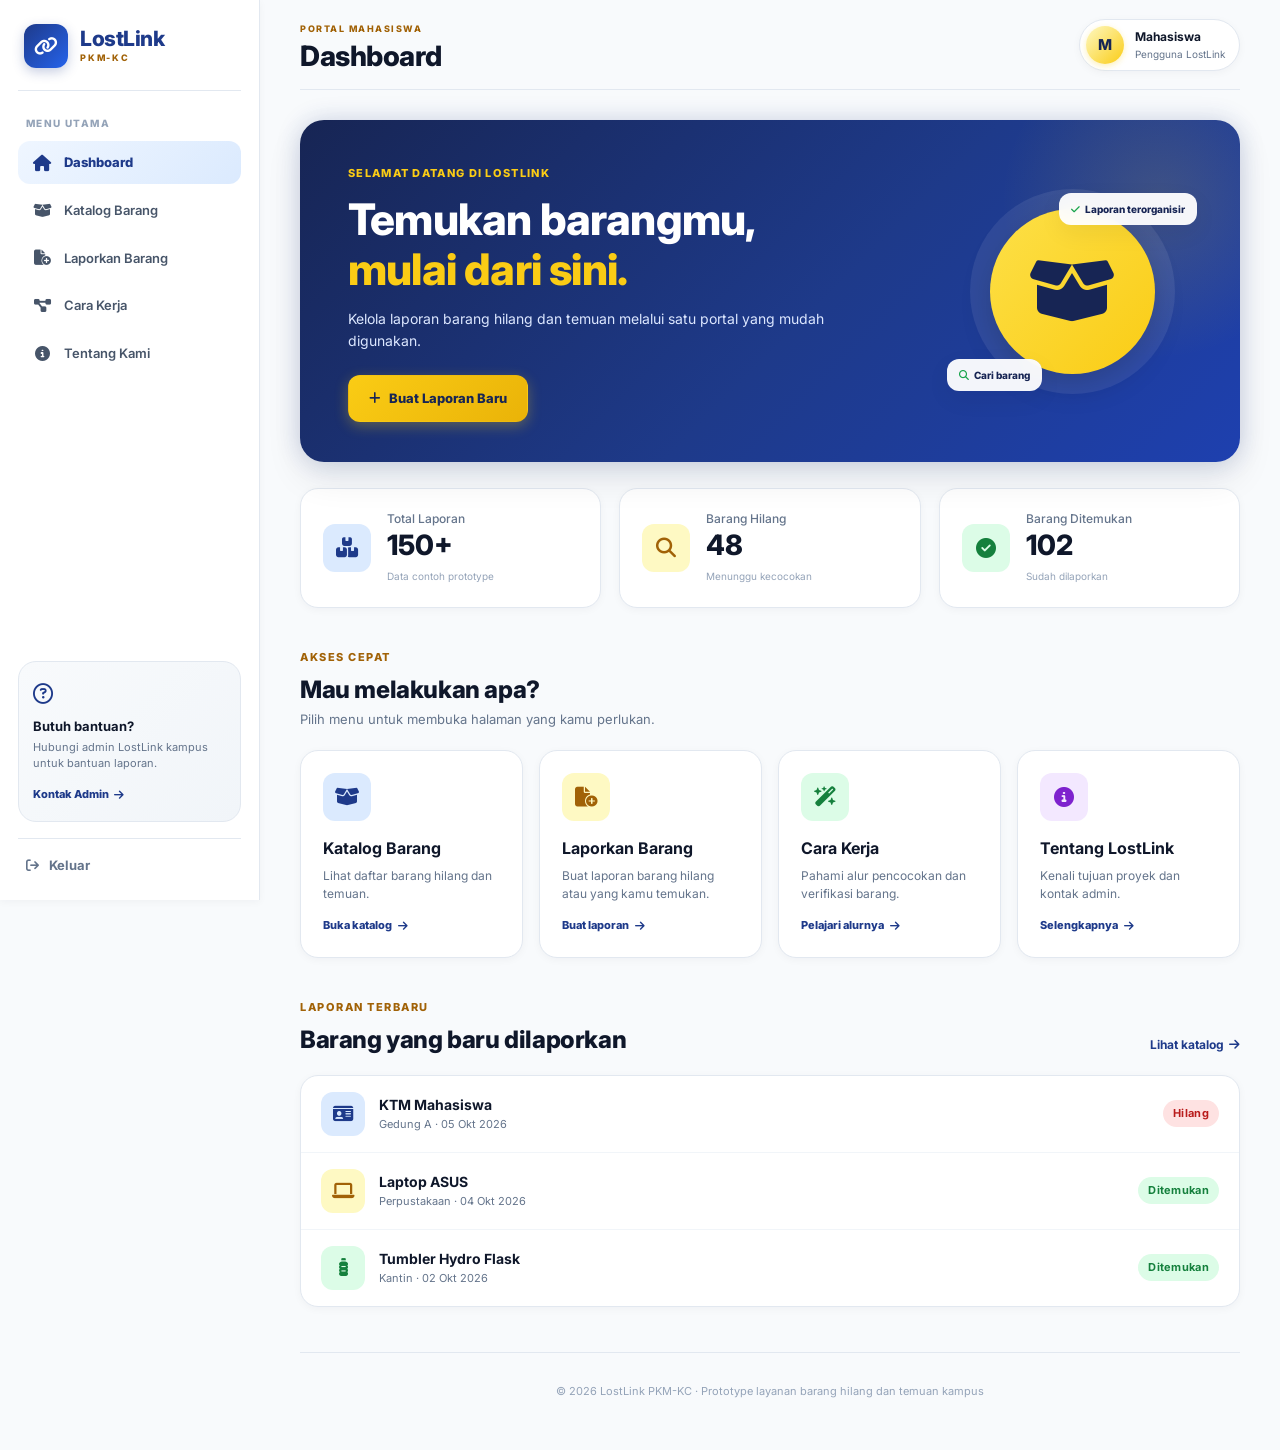
<file: index.html>
<!DOCTYPE html>
<html lang="id">
<head>
  <meta charset="UTF-8">
  <meta name="viewport" content="width=device-width, initial-scale=1.0">
  <title>Dashboard | LostLink</title>
  <link rel="stylesheet" href="style.css">
  <link rel="stylesheet" href="https://cdnjs.cloudflare.com/ajax/libs/font-awesome/6.5.2/css/all.min.css">
</head>
<body class="app-page">
  <aside class="sidebar">
  <a class="brand sidebar-brand" href="index.html">
    <span class="brand-icon"><i class="fa-solid fa-link"></i></span>
    <span><strong>LostLink</strong><small>PKM-KC</small></span>
  </a>
  <div class="sidebar-caption">MENU UTAMA</div>
  <nav class="side-nav">
    <a class="NAV_DASH active" href="index.html"><i class="fa-solid fa-house"></i> Dashboard</a>
    <a class="NAV_KATALOG" href="katalog.html"><i class="fa-solid fa-box-open"></i> Katalog Barang</a>
    <a class="NAV_LAPOR" href="laporkan.html"><i class="fa-solid fa-file-circle-plus"></i> Laporkan Barang</a>
    <a class="NAV_CARA" href="carakerja.html"><i class="fa-solid fa-diagram-project"></i> Cara Kerja</a>
    <a class="NAV_TENTANG" href="tentang.html"><i class="fa-solid fa-circle-info"></i> Tentang Kami</a>
  </nav>
  <div class="sidebar-help">
    <div class="help-icon"><i class="fa-regular fa-circle-question"></i></div>
    <strong>Butuh bantuan?</strong>
    <p>Hubungi admin LostLink kampus untuk bantuan laporan.</p>
    <a href="tentang.html">Kontak Admin <i class="fa-solid fa-arrow-right"></i></a>
  </div>
  <a class="sidebar-logout" href="login.html"><i class="fa-solid fa-arrow-right-from-bracket"></i> Keluar</a>
</aside>
  <main class="main-content">
    <header class="topbar">
      <div><span class="topbar-kicker">PORTAL MAHASISWA</span><h1>Dashboard</h1></div>
      <div class="profile-chip"><span class="avatar">M</span><span><strong>Mahasiswa</strong><small>Pengguna LostLink</small></span></div>
    </header>
    
<section class="welcome-banner">
  <div class="welcome-copy"><span class="eyebrow eyebrow-yellow">SELAMAT DATANG DI LOSTLINK</span><h2>Temukan barangmu,<br><span>mulai dari sini.</span></h2><p>Kelola laporan barang hilang dan temuan melalui satu portal yang mudah digunakan.</p><a class="btn btn-yellow" href="laporkan.html"><i class="fa-solid fa-plus"></i> Buat Laporan Baru</a></div>
  <div class="welcome-art"><div class="art-circle"><i class="fa-solid fa-box-open"></i></div><span class="art-tag tag-top"><i class="fa-solid fa-check"></i> Laporan terorganisir</span><span class="art-tag tag-bottom"><i class="fa-solid fa-magnifying-glass"></i> Cari barang</span></div>
</section>
<section class="stats-grid">
  <article class="stat-card"><span class="stat-icon stat-blue"><i class="fa-solid fa-boxes-stacked"></i></span><div><p>Total Laporan</p><strong>150+</strong><small>Data contoh prototype</small></div></article>
  <article class="stat-card"><span class="stat-icon stat-yellow"><i class="fa-solid fa-magnifying-glass"></i></span><div><p>Barang Hilang</p><strong>48</strong><small>Menunggu kecocokan</small></div></article>
  <article class="stat-card"><span class="stat-icon stat-green"><i class="fa-solid fa-circle-check"></i></span><div><p>Barang Ditemukan</p><strong>102</strong><small>Sudah dilaporkan</small></div></article>
</section>
<section class="content-section">
  <div class="section-heading"><div><span class="section-label">AKSES CEPAT</span><h2>Mau melakukan apa?</h2><p>Pilih menu untuk membuka halaman yang kamu perlukan.</p></div></div>
  <div class="shortcut-grid">
    <a class="shortcut-card" href="katalog.html"><span class="shortcut-icon blue-soft"><i class="fa-solid fa-box-open"></i></span><h3>Katalog Barang</h3><p>Lihat daftar barang hilang dan temuan.</p><span class="shortcut-link">Buka katalog <i class="fa-solid fa-arrow-right"></i></span></a>
    <a class="shortcut-card" href="laporkan.html"><span class="shortcut-icon yellow-soft"><i class="fa-solid fa-file-circle-plus"></i></span><h3>Laporkan Barang</h3><p>Buat laporan barang hilang atau yang kamu temukan.</p><span class="shortcut-link">Buat laporan <i class="fa-solid fa-arrow-right"></i></span></a>
    <a class="shortcut-card" href="carakerja.html"><span class="shortcut-icon green-soft"><i class="fa-solid fa-wand-magic-sparkles"></i></span><h3>Cara Kerja</h3><p>Pahami alur pencocokan dan verifikasi barang.</p><span class="shortcut-link">Pelajari alurnya <i class="fa-solid fa-arrow-right"></i></span></a>
    <a class="shortcut-card" href="tentang.html"><span class="shortcut-icon purple-soft"><i class="fa-solid fa-circle-info"></i></span><h3>Tentang LostLink</h3><p>Kenali tujuan proyek dan kontak admin.</p><span class="shortcut-link">Selengkapnya <i class="fa-solid fa-arrow-right"></i></span></a>
  </div>
</section>
<section class="content-section">
  <div class="section-heading"><div><span class="section-label">LAPORAN TERBARU</span><h2>Barang yang baru dilaporkan</h2></div><a class="text-link" href="katalog.html">Lihat katalog <i class="fa-solid fa-arrow-right"></i></a></div>
  <div class="recent-list">
    <a href="katalog.html" class="recent-item"><span class="recent-item-icon blue-soft"><i class="fa-solid fa-id-card"></i></span><span class="recent-item-main"><strong>KTM Mahasiswa</strong><small>Gedung A · 05 Okt 2026</small></span><span class="status-pill status-lost">Hilang</span></a>
    <a href="katalog.html" class="recent-item"><span class="recent-item-icon yellow-soft"><i class="fa-solid fa-laptop"></i></span><span class="recent-item-main"><strong>Laptop ASUS</strong><small>Perpustakaan · 04 Okt 2026</small></span><span class="status-pill status-found">Ditemukan</span></a>
    <a href="katalog.html" class="recent-item"><span class="recent-item-icon green-soft"><i class="fa-solid fa-bottle-water"></i></span><span class="recent-item-main"><strong>Tumbler Hydro Flask</strong><small>Kantin · 02 Okt 2026</small></span><span class="status-pill status-found">Ditemukan</span></a>
  </div>
</section>

    <footer class="page-footer">© 2026 LostLink PKM-KC · Prototype layanan barang hilang dan temuan kampus</footer>
  </main>
  <script src="app.js"></script>
</body>
</html>
</file>
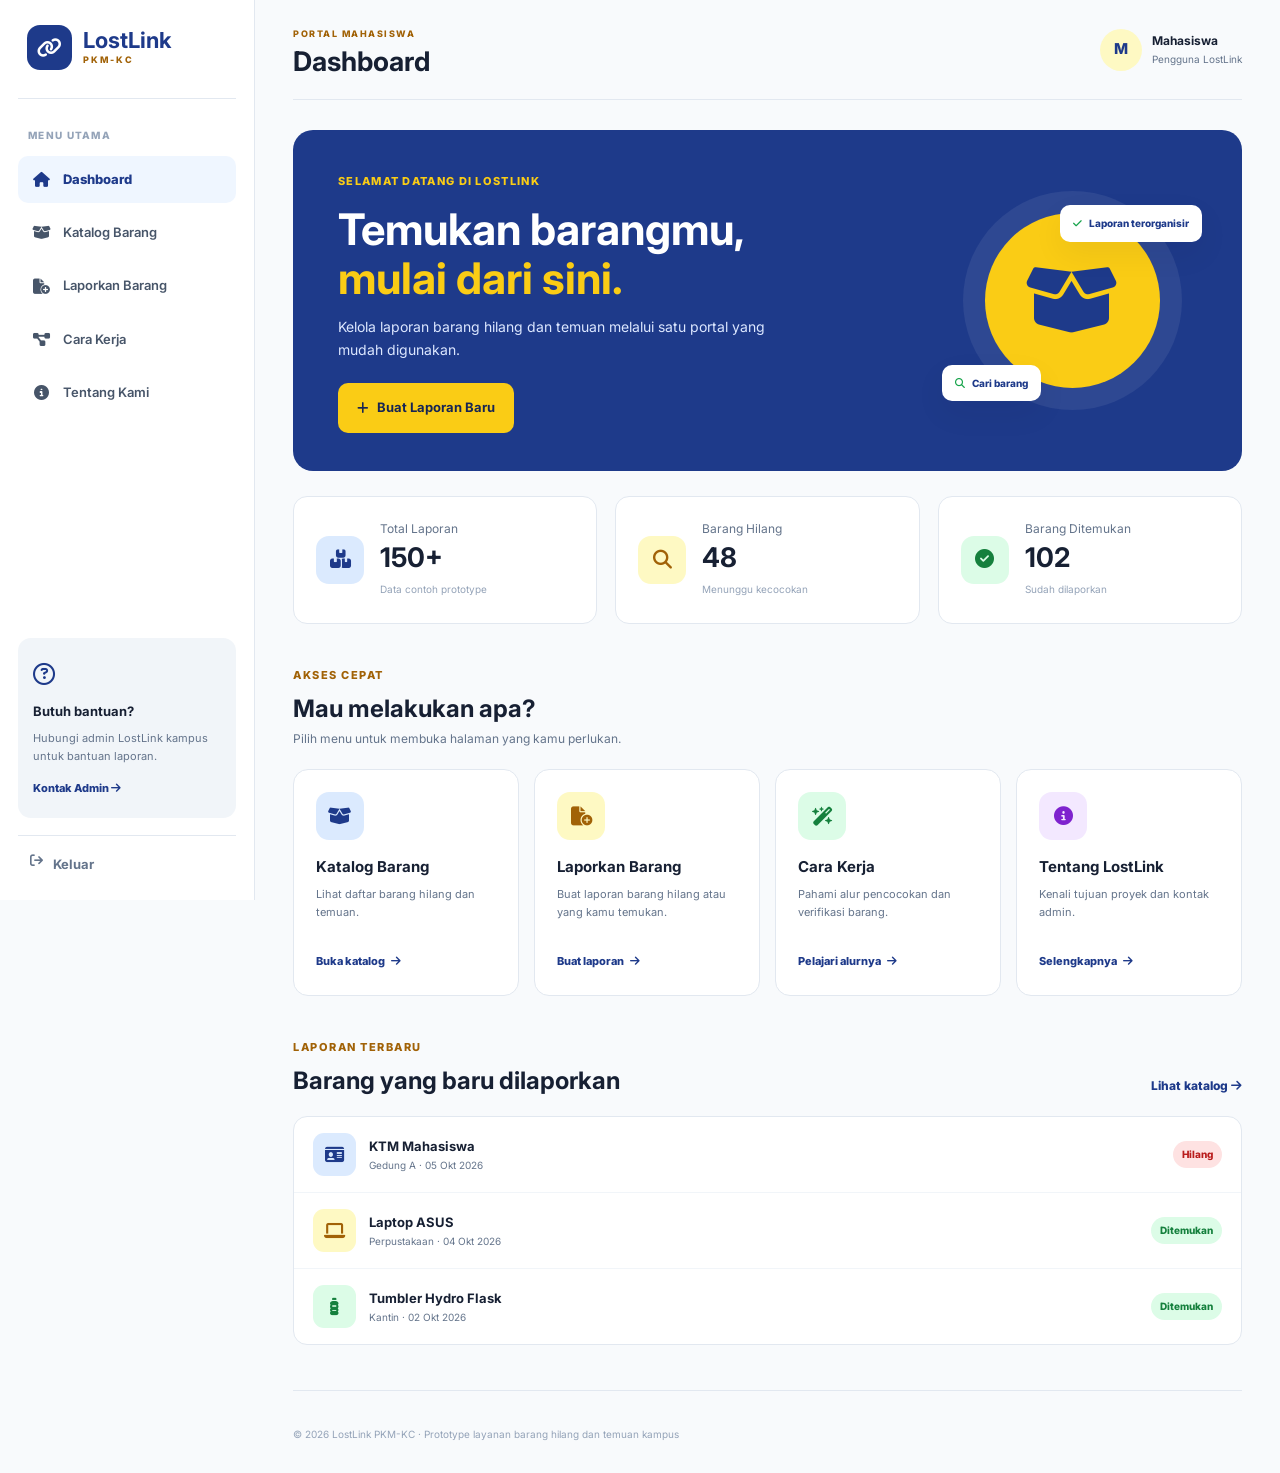
<file: LOSTLINK/index.html>
<!DOCTYPE html>
<html lang="id">
<head>
  <meta charset="UTF-8">
  <meta name="viewport" content="width=device-width, initial-scale=1.0">
  <title>Dashboard | LostLink</title>
  <link rel="stylesheet" href="style.css">
  <link rel="stylesheet" href="https://cdnjs.cloudflare.com/ajax/libs/font-awesome/6.5.2/css/all.min.css">
</head>
<body class="app-page">
  <aside class="sidebar">
  <a class="brand sidebar-brand" href="index.html">
    <span class="brand-icon"><i class="fa-solid fa-link"></i></span>
    <span><strong>LostLink</strong><small>PKM-KC</small></span>
  </a>
  <div class="sidebar-caption">MENU UTAMA</div>
  <nav class="side-nav">
    <a class="NAV_DASH active" href="index.html"><i class="fa-solid fa-house"></i> Dashboard</a>
    <a class="NAV_KATALOG" href="katalog.html"><i class="fa-solid fa-box-open"></i> Katalog Barang</a>
    <a class="NAV_LAPOR" href="laporkan.html"><i class="fa-solid fa-file-circle-plus"></i> Laporkan Barang</a>
    <a class="NAV_CARA" href="carakerja.html"><i class="fa-solid fa-diagram-project"></i> Cara Kerja</a>
    <a class="NAV_TENTANG" href="tentang.html"><i class="fa-solid fa-circle-info"></i> Tentang Kami</a>
  </nav>
  <div class="sidebar-help">
    <div class="help-icon"><i class="fa-regular fa-circle-question"></i></div>
    <strong>Butuh bantuan?</strong>
    <p>Hubungi admin LostLink kampus untuk bantuan laporan.</p>
    <a href="tentang.html">Kontak Admin <i class="fa-solid fa-arrow-right"></i></a>
  </div>
  <a class="sidebar-logout" href="login.html"><i class="fa-solid fa-arrow-right-from-bracket"></i> Keluar</a>
</aside>
  <main class="main-content">
    <header class="topbar">
      <div><span class="topbar-kicker">PORTAL MAHASISWA</span><h1>Dashboard</h1></div>
      <div class="profile-chip"><span class="avatar">M</span><span><strong>Mahasiswa</strong><small>Pengguna LostLink</small></span></div>
    </header>
    
<section class="welcome-banner">
  <div class="welcome-copy"><span class="eyebrow eyebrow-yellow">SELAMAT DATANG DI LOSTLINK</span><h2>Temukan barangmu,<br><span>mulai dari sini.</span></h2><p>Kelola laporan barang hilang dan temuan melalui satu portal yang mudah digunakan.</p><a class="btn btn-yellow" href="laporkan.html"><i class="fa-solid fa-plus"></i> Buat Laporan Baru</a></div>
  <div class="welcome-art"><div class="art-circle"><i class="fa-solid fa-box-open"></i></div><span class="art-tag tag-top"><i class="fa-solid fa-check"></i> Laporan terorganisir</span><span class="art-tag tag-bottom"><i class="fa-solid fa-magnifying-glass"></i> Cari barang</span></div>
</section>
<section class="stats-grid">
  <article class="stat-card"><span class="stat-icon stat-blue"><i class="fa-solid fa-boxes-stacked"></i></span><div><p>Total Laporan</p><strong>150+</strong><small>Data contoh prototype</small></div></article>
  <article class="stat-card"><span class="stat-icon stat-yellow"><i class="fa-solid fa-magnifying-glass"></i></span><div><p>Barang Hilang</p><strong>48</strong><small>Menunggu kecocokan</small></div></article>
  <article class="stat-card"><span class="stat-icon stat-green"><i class="fa-solid fa-circle-check"></i></span><div><p>Barang Ditemukan</p><strong>102</strong><small>Sudah dilaporkan</small></div></article>
</section>
<section class="content-section">
  <div class="section-heading"><div><span class="section-label">AKSES CEPAT</span><h2>Mau melakukan apa?</h2><p>Pilih menu untuk membuka halaman yang kamu perlukan.</p></div></div>
  <div class="shortcut-grid">
    <a class="shortcut-card" href="katalog.html"><span class="shortcut-icon blue-soft"><i class="fa-solid fa-box-open"></i></span><h3>Katalog Barang</h3><p>Lihat daftar barang hilang dan temuan.</p><span class="shortcut-link">Buka katalog <i class="fa-solid fa-arrow-right"></i></span></a>
    <a class="shortcut-card" href="laporkan.html"><span class="shortcut-icon yellow-soft"><i class="fa-solid fa-file-circle-plus"></i></span><h3>Laporkan Barang</h3><p>Buat laporan barang hilang atau yang kamu temukan.</p><span class="shortcut-link">Buat laporan <i class="fa-solid fa-arrow-right"></i></span></a>
    <a class="shortcut-card" href="carakerja.html"><span class="shortcut-icon green-soft"><i class="fa-solid fa-wand-magic-sparkles"></i></span><h3>Cara Kerja</h3><p>Pahami alur pencocokan dan verifikasi barang.</p><span class="shortcut-link">Pelajari alurnya <i class="fa-solid fa-arrow-right"></i></span></a>
    <a class="shortcut-card" href="tentang.html"><span class="shortcut-icon purple-soft"><i class="fa-solid fa-circle-info"></i></span><h3>Tentang LostLink</h3><p>Kenali tujuan proyek dan kontak admin.</p><span class="shortcut-link">Selengkapnya <i class="fa-solid fa-arrow-right"></i></span></a>
  </div>
</section>
<section class="content-section">
  <div class="section-heading"><div><span class="section-label">LAPORAN TERBARU</span><h2>Barang yang baru dilaporkan</h2></div><a class="text-link" href="katalog.html">Lihat katalog <i class="fa-solid fa-arrow-right"></i></a></div>
  <div class="recent-list">
    <a href="katalog.html" class="recent-item"><span class="recent-item-icon blue-soft"><i class="fa-solid fa-id-card"></i></span><span class="recent-item-main"><strong>KTM Mahasiswa</strong><small>Gedung A · 05 Okt 2026</small></span><span class="status-pill status-lost">Hilang</span></a>
    <a href="katalog.html" class="recent-item"><span class="recent-item-icon yellow-soft"><i class="fa-solid fa-laptop"></i></span><span class="recent-item-main"><strong>Laptop ASUS</strong><small>Perpustakaan · 04 Okt 2026</small></span><span class="status-pill status-found">Ditemukan</span></a>
    <a href="katalog.html" class="recent-item"><span class="recent-item-icon green-soft"><i class="fa-solid fa-bottle-water"></i></span><span class="recent-item-main"><strong>Tumbler Hydro Flask</strong><small>Kantin · 02 Okt 2026</small></span><span class="status-pill status-found">Ditemukan</span></a>
  </div>
</section>

    <footer class="page-footer">© 2026 LostLink PKM-KC · Prototype layanan barang hilang dan temuan kampus</footer>
  </main>
</body>
</html>
</file>
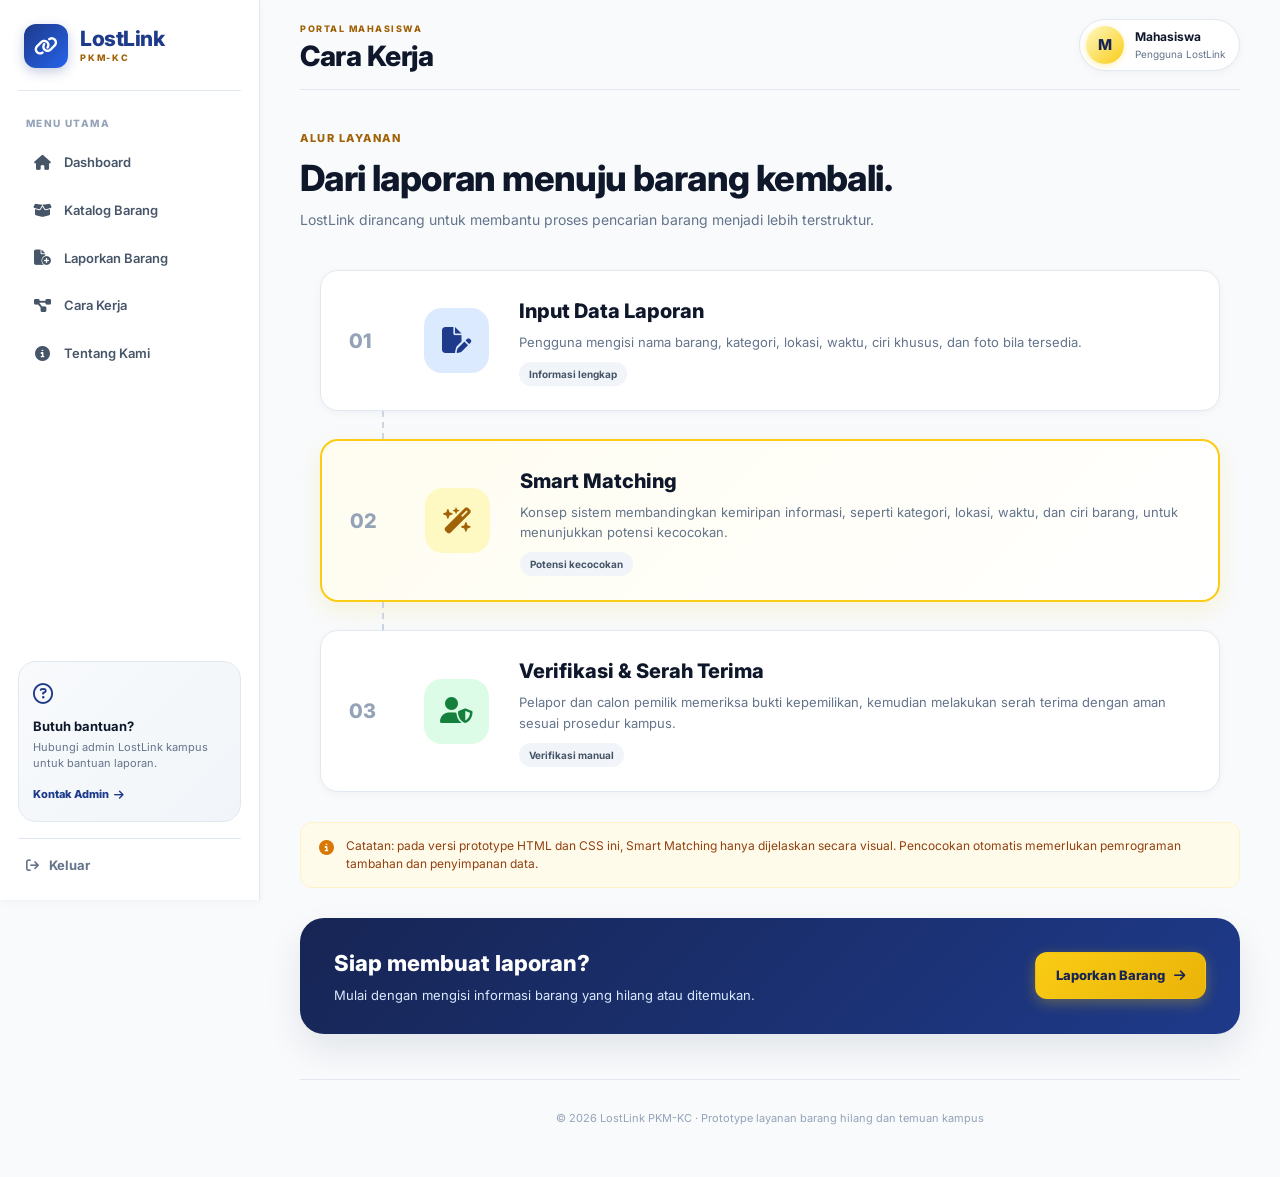
<file: cara-kerja.html>
<!DOCTYPE html>
<html lang="id">
<head>
  <meta charset="UTF-8">
  <meta name="viewport" content="width=device-width, initial-scale=1.0">
  <title>Cara Kerja | LostLink</title>
  <link rel="stylesheet" href="style.css">
  <link rel="stylesheet" href="https://cdnjs.cloudflare.com/ajax/libs/font-awesome/6.5.2/css/all.min.css">
</head>
<body class="app-page">
  <aside class="sidebar">
  <a class="brand sidebar-brand" href="index.html">
    <span class="brand-icon"><i class="fa-solid fa-link"></i></span>
    <span><strong>LostLink</strong><small>PKM-KC</small></span>
  </a>
  <div class="sidebar-caption">MENU UTAMA</div>
  <nav class="side-nav">
    <a class="NAV_DASH" href="index.html"><i class="fa-solid fa-house"></i> Dashboard</a>
    <a class="NAV_KATALOG" href="katalog.html"><i class="fa-solid fa-box-open"></i> Katalog Barang</a>
    <a class="NAV_LAPOR" href="laporkan.html"><i class="fa-solid fa-file-circle-plus"></i> Laporkan Barang</a>
    <a class="NAV_CARA active" href="carakerja.html"><i class="fa-solid fa-diagram-project"></i> Cara Kerja</a>
    <a class="NAV_TENTANG" href="tentang.html"><i class="fa-solid fa-circle-info"></i> Tentang Kami</a>
  </nav>
  <div class="sidebar-help">
    <div class="help-icon"><i class="fa-regular fa-circle-question"></i></div>
    <strong>Butuh bantuan?</strong>
    <p>Hubungi admin LostLink kampus untuk bantuan laporan.</p>
    <a href="tentang.html">Kontak Admin <i class="fa-solid fa-arrow-right"></i></a>
  </div>
  <a class="sidebar-logout" href="login.html"><i class="fa-solid fa-arrow-right-from-bracket"></i> Keluar</a>
</aside>
  <main class="main-content">
    <header class="topbar">
      <div><span class="topbar-kicker">PORTAL MAHASISWA</span><h1>Cara Kerja</h1></div>
      <div class="profile-chip"><span class="avatar">M</span><span><strong>Mahasiswa</strong><small>Pengguna LostLink</small></span></div>
    </header>
    
<section class="page-intro"><span class="section-label">ALUR LAYANAN</span><h2>Dari laporan menuju barang kembali.</h2><p>LostLink dirancang untuk membantu proses pencarian barang menjadi lebih terstruktur.</p></section>
<section class="flow-steps">
  <article class="flow-step"><span class="flow-number">01</span><div class="flow-icon blue-soft"><i class="fa-solid fa-file-pen"></i></div><div><h3>Input Data Laporan</h3><p>Pengguna mengisi nama barang, kategori, lokasi, waktu, ciri khusus, dan foto bila tersedia.</p><span class="flow-tag">Informasi lengkap</span></div></article>
  <div class="flow-connector"><span></span></div>
  <article class="flow-step highlighted"><span class="flow-number">02</span><div class="flow-icon yellow-soft"><i class="fa-solid fa-wand-magic-sparkles"></i></div><div><h3>Smart Matching</h3><p>Konsep sistem membandingkan kemiripan informasi, seperti kategori, lokasi, waktu, dan ciri barang, untuk menunjukkan potensi kecocokan.</p><span class="flow-tag">Potensi kecocokan</span></div></article>
  <div class="flow-connector"><span></span></div>
  <article class="flow-step"><span class="flow-number">03</span><div class="flow-icon green-soft"><i class="fa-solid fa-user-shield"></i></div><div><h3>Verifikasi & Serah Terima</h3><p>Pelapor dan calon pemilik memeriksa bukti kepemilikan, kemudian melakukan serah terima dengan aman sesuai prosedur kampus.</p><span class="flow-tag">Verifikasi manual</span></div></article>
</section>
<div class="notice-box"><i class="fa-solid fa-circle-info"></i><span>Catatan: pada versi prototype HTML dan CSS ini, Smart Matching hanya dijelaskan secara visual. Pencocokan otomatis memerlukan pemrograman tambahan dan penyimpanan data.</span></div>
<div class="cta-banner"><div><h3>Siap membuat laporan?</h3><p>Mulai dengan mengisi informasi barang yang hilang atau ditemukan.</p></div><a href="laporkan.html" class="btn btn-yellow">Laporkan Barang <i class="fa-solid fa-arrow-right"></i></a></div>

    <footer class="page-footer">© 2026 LostLink PKM-KC · Prototype layanan barang hilang dan temuan kampus</footer>
  </main>
  <script src="app.js"></script>
</body>
</html>
</file>
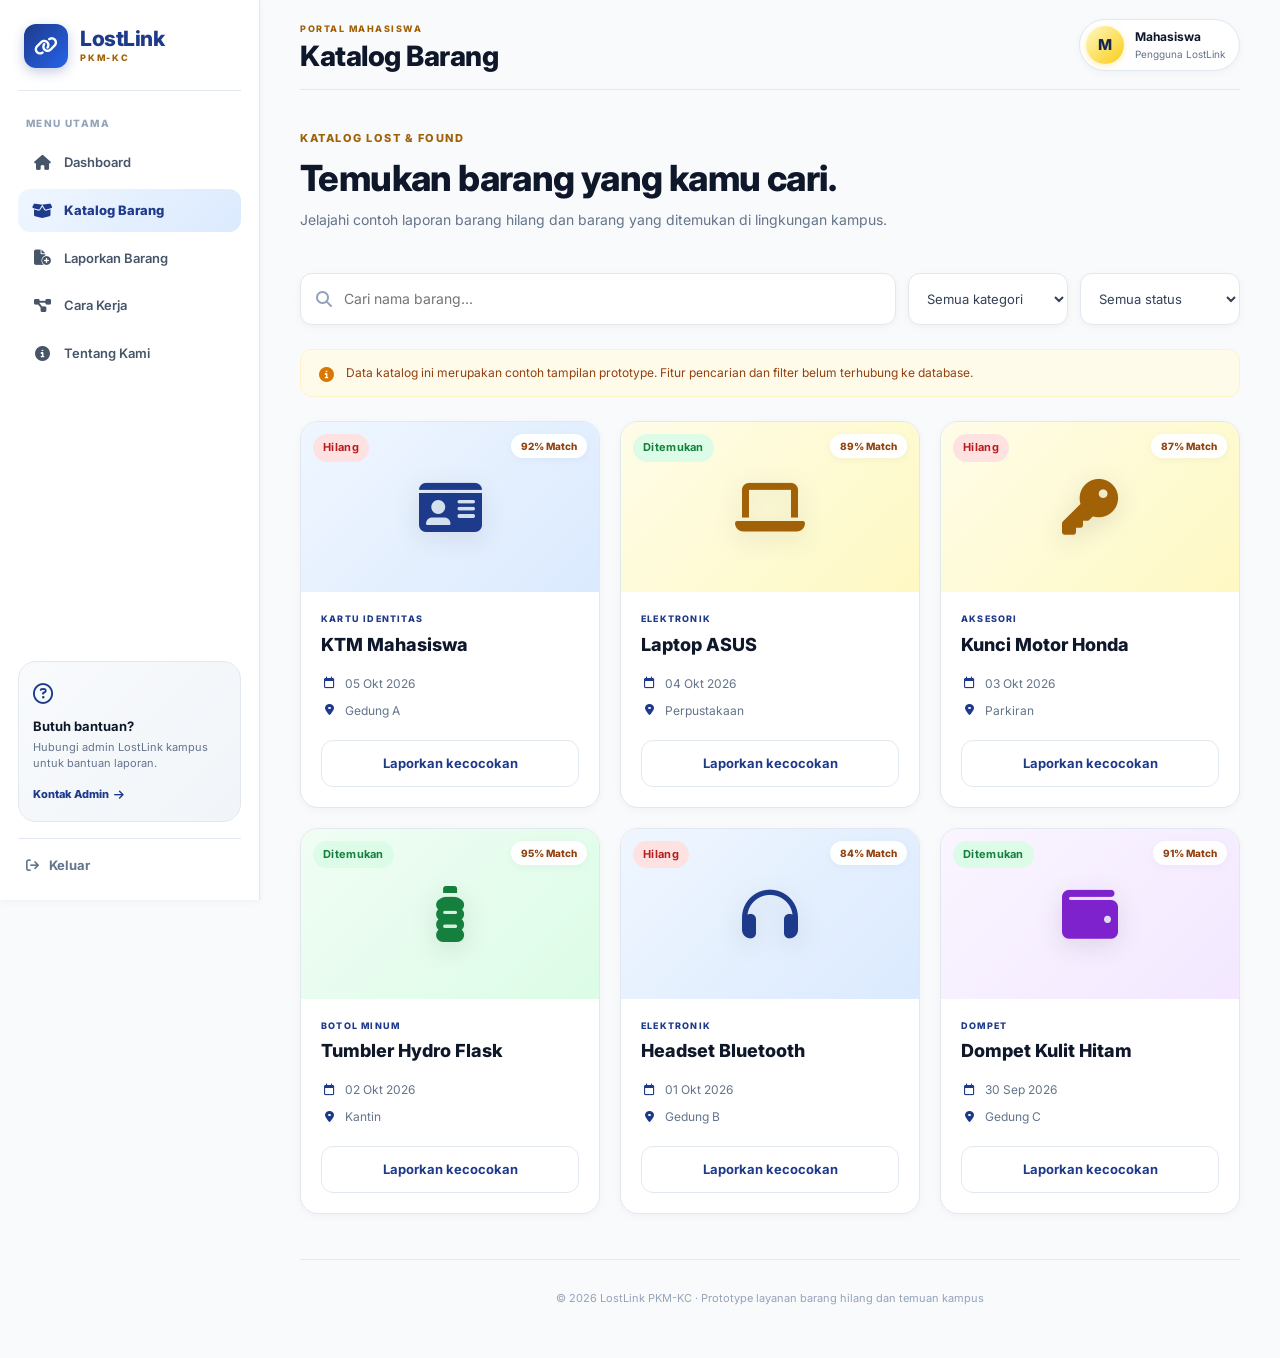
<file: katalog.html>
<!DOCTYPE html>
<html lang="id">
<head>
  <meta charset="UTF-8">
  <meta name="viewport" content="width=device-width, initial-scale=1.0">
  <title>Katalog Barang | LostLink</title>
  <link rel="stylesheet" href="style.css">
  <link rel="stylesheet" href="https://cdnjs.cloudflare.com/ajax/libs/font-awesome/6.5.2/css/all.min.css">
</head>
<body class="app-page">
  <aside class="sidebar">
  <a class="brand sidebar-brand" href="index.html">
    <span class="brand-icon"><i class="fa-solid fa-link"></i></span>
    <span><strong>LostLink</strong><small>PKM-KC</small></span>
  </a>
  <div class="sidebar-caption">MENU UTAMA</div>
  <nav class="side-nav">
    <a class="NAV_DASH" href="index.html"><i class="fa-solid fa-house"></i> Dashboard</a>
    <a class="NAV_KATALOG active" href="katalog.html"><i class="fa-solid fa-box-open"></i> Katalog Barang</a>
    <a class="NAV_LAPOR" href="laporkan.html"><i class="fa-solid fa-file-circle-plus"></i> Laporkan Barang</a>
    <a class="NAV_CARA" href="carakerja.html"><i class="fa-solid fa-diagram-project"></i> Cara Kerja</a>
    <a class="NAV_TENTANG" href="tentang.html"><i class="fa-solid fa-circle-info"></i> Tentang Kami</a>
  </nav>
  <div class="sidebar-help">
    <div class="help-icon"><i class="fa-regular fa-circle-question"></i></div>
    <strong>Butuh bantuan?</strong>
    <p>Hubungi admin LostLink kampus untuk bantuan laporan.</p>
    <a href="tentang.html">Kontak Admin <i class="fa-solid fa-arrow-right"></i></a>
  </div>
  <a class="sidebar-logout" href="login.html"><i class="fa-solid fa-arrow-right-from-bracket"></i> Keluar</a>
</aside>
  <main class="main-content">
    <header class="topbar">
      <div><span class="topbar-kicker">PORTAL MAHASISWA</span><h1>Katalog Barang</h1></div>
      <div class="profile-chip"><span class="avatar">M</span><span><strong>Mahasiswa</strong><small>Pengguna LostLink</small></span></div>
    </header>
    
<section class="page-intro"><span class="section-label">KATALOG LOST & FOUND</span><h2>Temukan barang yang kamu cari.</h2><p>Jelajahi contoh laporan barang hilang dan barang yang ditemukan di lingkungan kampus.</p></section>
<div class="catalog-toolbar"><div class="field-with-icon catalog-search"><i class="fa-solid fa-magnifying-glass"></i><input type="search" placeholder="Cari nama barang..."></div><select aria-label="Filter kategori"><option>Semua kategori</option><option>Elektronik</option><option>Kartu identitas</option><option>Aksesori</option><option>Botol minum</option></select><select aria-label="Filter status"><option>Semua status</option><option>Hilang</option><option>Ditemukan</option></select></div>
<div class="notice-box"><i class="fa-solid fa-circle-info"></i><span>Data katalog ini merupakan contoh tampilan prototype. Fitur pencarian dan filter belum terhubung ke database.</span></div>
<div class="catalog-grid">
  <article class="catalog-card"><div class="catalog-art art-blue"><i class="fa-solid fa-id-card"></i><span class="status-pill status-lost">Hilang</span><b>92% Match</b></div><div class="catalog-card-body"><small>KARTU IDENTITAS</small><h3>KTM Mahasiswa</h3><p><i class="fa-regular fa-calendar"></i> 05 Okt 2026</p><p><i class="fa-solid fa-location-dot"></i> Gedung A</p><a href="laporkan.html" class="btn btn-outline btn-full">Laporkan kecocokan</a></div></article>
  <article class="catalog-card"><div class="catalog-art art-yellow"><i class="fa-solid fa-laptop"></i><span class="status-pill status-found">Ditemukan</span><b>89% Match</b></div><div class="catalog-card-body"><small>ELEKTRONIK</small><h3>Laptop ASUS</h3><p><i class="fa-regular fa-calendar"></i> 04 Okt 2026</p><p><i class="fa-solid fa-location-dot"></i> Perpustakaan</p><a href="laporkan.html" class="btn btn-outline btn-full">Laporkan kecocokan</a></div></article>
  <article class="catalog-card"><div class="catalog-art art-yellow"><i class="fa-solid fa-key"></i><span class="status-pill status-lost">Hilang</span><b>87% Match</b></div><div class="catalog-card-body"><small>AKSESORI</small><h3>Kunci Motor Honda</h3><p><i class="fa-regular fa-calendar"></i> 03 Okt 2026</p><p><i class="fa-solid fa-location-dot"></i> Parkiran</p><a href="laporkan.html" class="btn btn-outline btn-full">Laporkan kecocokan</a></div></article>
  <article class="catalog-card"><div class="catalog-art art-green"><i class="fa-solid fa-bottle-water"></i><span class="status-pill status-found">Ditemukan</span><b>95% Match</b></div><div class="catalog-card-body"><small>BOTOL MINUM</small><h3>Tumbler Hydro Flask</h3><p><i class="fa-regular fa-calendar"></i> 02 Okt 2026</p><p><i class="fa-solid fa-location-dot"></i> Kantin</p><a href="laporkan.html" class="btn btn-outline btn-full">Laporkan kecocokan</a></div></article>
  <article class="catalog-card"><div class="catalog-art art-blue"><i class="fa-solid fa-headphones"></i><span class="status-pill status-lost">Hilang</span><b>84% Match</b></div><div class="catalog-card-body"><small>ELEKTRONIK</small><h3>Headset Bluetooth</h3><p><i class="fa-regular fa-calendar"></i> 01 Okt 2026</p><p><i class="fa-solid fa-location-dot"></i> Gedung B</p><a href="laporkan.html" class="btn btn-outline btn-full">Laporkan kecocokan</a></div></article>
  <article class="catalog-card"><div class="catalog-art art-purple"><i class="fa-solid fa-wallet"></i><span class="status-pill status-found">Ditemukan</span><b>91% Match</b></div><div class="catalog-card-body"><small>DOMPET</small><h3>Dompet Kulit Hitam</h3><p><i class="fa-regular fa-calendar"></i> 30 Sep 2026</p><p><i class="fa-solid fa-location-dot"></i> Gedung C</p><a href="laporkan.html" class="btn btn-outline btn-full">Laporkan kecocokan</a></div></article>
</div>

    <footer class="page-footer">© 2026 LostLink PKM-KC · Prototype layanan barang hilang dan temuan kampus</footer>
  </main>
  <script src="app.js"></script>
</body>
</html>
</file>
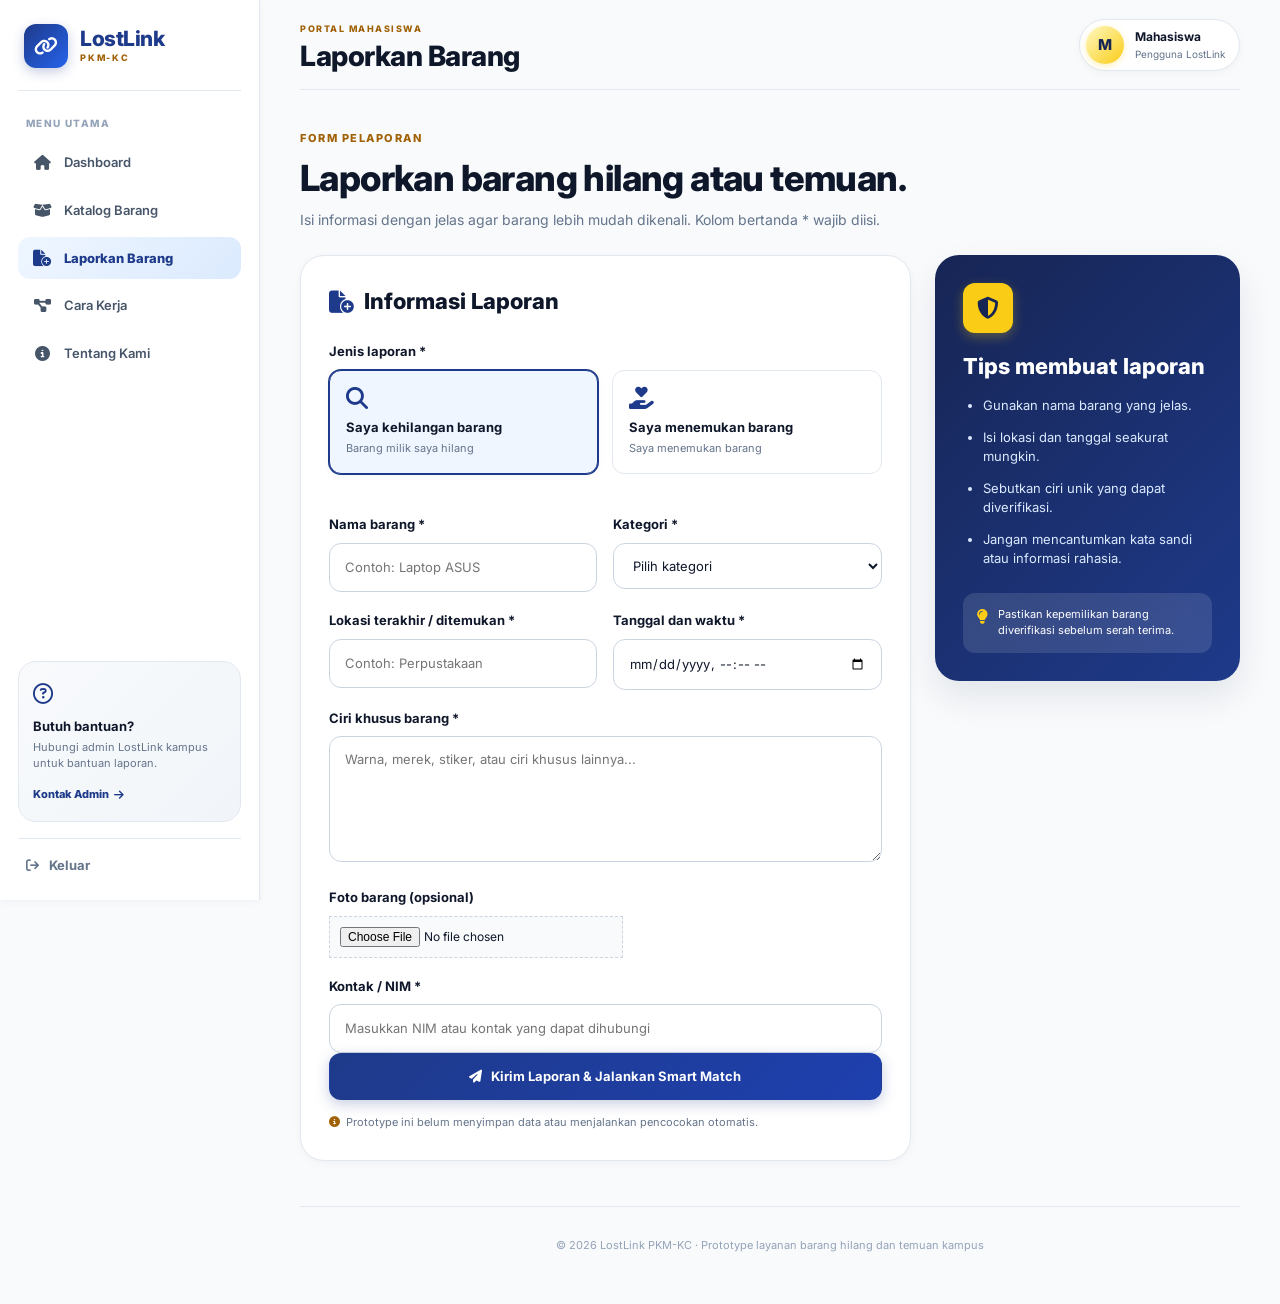
<file: laporkan.html>
<!DOCTYPE html>
<html lang="id">
<head>
  <meta charset="UTF-8">
  <meta name="viewport" content="width=device-width, initial-scale=1.0">
  <title>Laporkan Barang | LostLink</title>
  <link rel="stylesheet" href="style.css">
  <link rel="stylesheet" href="https://cdnjs.cloudflare.com/ajax/libs/font-awesome/6.5.2/css/all.min.css">
</head>
<body class="app-page">
  <aside class="sidebar">
  <a class="brand sidebar-brand" href="index.html">
    <span class="brand-icon"><i class="fa-solid fa-link"></i></span>
    <span><strong>LostLink</strong><small>PKM-KC</small></span>
  </a>
  <div class="sidebar-caption">MENU UTAMA</div>
  <nav class="side-nav">
    <a class="NAV_DASH" href="index.html"><i class="fa-solid fa-house"></i> Dashboard</a>
    <a class="NAV_KATALOG" href="katalog.html"><i class="fa-solid fa-box-open"></i> Katalog Barang</a>
    <a class="NAV_LAPOR active" href="laporkan.html"><i class="fa-solid fa-file-circle-plus"></i> Laporkan Barang</a>
    <a class="NAV_CARA" href="carakerja.html"><i class="fa-solid fa-diagram-project"></i> Cara Kerja</a>
    <a class="NAV_TENTANG" href="tentang.html"><i class="fa-solid fa-circle-info"></i> Tentang Kami</a>
  </nav>
  <div class="sidebar-help">
    <div class="help-icon"><i class="fa-regular fa-circle-question"></i></div>
    <strong>Butuh bantuan?</strong>
    <p>Hubungi admin LostLink kampus untuk bantuan laporan.</p>
    <a href="tentang.html">Kontak Admin <i class="fa-solid fa-arrow-right"></i></a>
  </div>
  <a class="sidebar-logout" href="login.html"><i class="fa-solid fa-arrow-right-from-bracket"></i> Keluar</a>
</aside>
  <main class="main-content">
    <header class="topbar">
      <div><span class="topbar-kicker">PORTAL MAHASISWA</span><h1>Laporkan Barang</h1></div>
      <div class="profile-chip"><span class="avatar">M</span><span><strong>Mahasiswa</strong><small>Pengguna LostLink</small></span></div>
    </header>
    
<section class="page-intro"><span class="section-label">FORM PELAPORAN</span><h2>Laporkan barang hilang atau temuan.</h2><p>Isi informasi dengan jelas agar barang lebih mudah dikenali. Kolom bertanda * wajib diisi.</p></section>
<div class="report-page-layout">
  <form class="form-card" action="index.html" method="get">
    <h3><i class="fa-solid fa-file-circle-plus"></i> Informasi Laporan</h3>
    <label class="field-label">Jenis laporan *</label>
    <div class="choice-grid"><label class="choice-card"><input type="radio" name="jenis" checked><span><i class="fa-solid fa-magnifying-glass"></i><strong>Saya kehilangan barang</strong><small>Barang milik saya hilang</small></span></label><label class="choice-card"><input type="radio" name="jenis"><span><i class="fa-solid fa-hand-holding-heart"></i><strong>Saya menemukan barang</strong><small>Saya menemukan barang</small></span></label></div>
    <div class="form-two-col"><div><label class="field-label" for="nama">Nama barang *</label><input id="nama" required placeholder="Contoh: Laptop ASUS"></div><div><label class="field-label" for="kategori">Kategori *</label><select id="kategori" required><option value="">Pilih kategori</option><option>Elektronik</option><option>Kartu identitas</option><option>Aksesori</option><option>Botol minum</option><option>Lainnya</option></select></div><div><label class="field-label" for="lokasi">Lokasi terakhir / ditemukan *</label><input id="lokasi" required placeholder="Contoh: Perpustakaan"></div><div><label class="field-label" for="waktu">Tanggal dan waktu *</label><input id="waktu" type="datetime-local" required></div></div>
    <label class="field-label" for="ciri">Ciri khusus barang *</label><textarea id="ciri" rows="5" required placeholder="Warna, merek, stiker, atau ciri khusus lainnya..."></textarea>
    <label class="field-label" for="foto">Foto barang (opsional)</label><input class="file-input" id="foto" type="file" accept="image/*">
    <label class="field-label" for="kontak">Kontak / NIM *</label><input id="kontak" required placeholder="Masukkan NIM atau kontak yang dapat dihubungi">
    <button type="submit" class="btn btn-primary btn-full"><i class="fa-solid fa-paper-plane"></i> Kirim Laporan & Jalankan Smart Match</button>
    <p class="form-footnote"><i class="fa-solid fa-circle-info"></i> Prototype ini belum menyimpan data atau menjalankan pencocokan otomatis.</p>
  </form>
  <aside class="report-side-card"><span class="side-card-icon"><i class="fa-solid fa-shield-halved"></i></span><h3>Tips membuat laporan</h3><ul><li>Gunakan nama barang yang jelas.</li><li>Isi lokasi dan tanggal seakurat mungkin.</li><li>Sebutkan ciri unik yang dapat diverifikasi.</li><li>Jangan mencantumkan kata sandi atau informasi rahasia.</li></ul><div class="side-warning"><i class="fa-solid fa-lightbulb"></i><span>Pastikan kepemilikan barang diverifikasi sebelum serah terima.</span></div></aside>
</div>

    <footer class="page-footer">© 2026 LostLink PKM-KC · Prototype layanan barang hilang dan temuan kampus</footer>
  </main>
  <script src="app.js"></script>
</body>
</html>
</file>
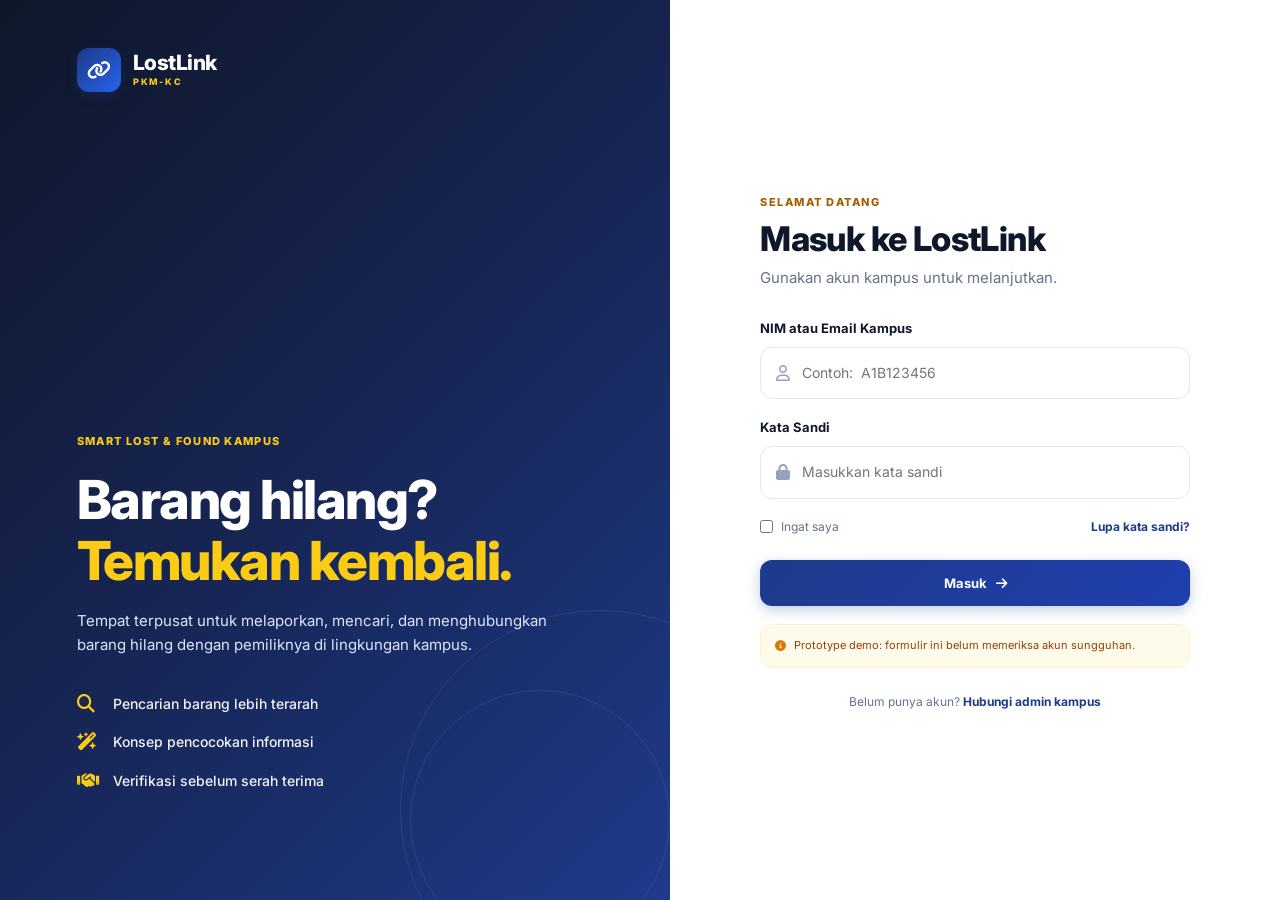
<file: login.html>
<!DOCTYPE html>
<html lang="id">
<head>
  <meta charset="UTF-8">
  <meta name="viewport" content="width=device-width, initial-scale=1.0">
  <title>Masuk | LostLink</title>
  <link rel="stylesheet" href="style.css">
  <link rel="stylesheet" href="https://cdnjs.cloudflare.com/ajax/libs/font-awesome/6.5.2/css/all.min.css">
</head>
<body class="login-page">
  <main class="login-layout">
    <section class="login-brand-panel">
      <a class="brand brand-light" href="login.html">
        <span class="brand-icon"><i class="fa-solid fa-link"></i></span>
        <span><strong>LostLink</strong><small>PKM-KC</small></span>
      </a>
      <div class="login-promo">
        <span class="eyebrow eyebrow-yellow">SMART LOST & FOUND KAMPUS</span>
        <h1>Barang hilang?<br><span>Temukan kembali.</span></h1>
        <p>Tempat terpusat untuk melaporkan, mencari, dan menghubungkan barang hilang dengan pemiliknya di lingkungan kampus.</p>
        <div class="promo-points">
          <div><i class="fa-solid fa-magnifying-glass"></i><span>Pencarian barang lebih terarah</span></div>
          <div><i class="fa-solid fa-wand-magic-sparkles"></i><span>Konsep pencocokan informasi</span></div>
          <div><i class="fa-solid fa-handshake"></i><span>Verifikasi sebelum serah terima</span></div>
        </div>
      </div>
      <div class="login-panel-decoration decoration-one"></div>
      <div class="login-panel-decoration decoration-two"></div>
    </section>
    <section class="login-form-panel">
      <form class="login-card" action="index.html" method="get">
        <div class="mobile-brand brand">
          <span class="brand-icon"><i class="fa-solid fa-link"></i></span>
          <span><strong>LostLink</strong><small>PKM-KC</small></span>
        </div>
        <span class="section-label">SELAMAT DATANG</span>
        <h2>Masuk ke LostLink</h2>
        <p class="muted">Gunakan akun kampus untuk melanjutkan.</p>
        <label for="nim">NIM atau Email Kampus</label>
        <div class="field-with-icon"><i class="fa-regular fa-user"></i><input id="nim" name="nim" type="text" placeholder="Contoh:  A1B123456" required></div>
        <label for="password">Kata Sandi</label>
        <div class="field-with-icon"><i class="fa-solid fa-lock"></i><input id="password" name="password" type="password" placeholder="Masukkan kata sandi" required></div>
        <div class="login-options"><label class="remember"><input type="checkbox"> Ingat saya</label><a href="#" onclick="return false;">Lupa kata sandi?</a></div>
        <button class="btn btn-primary btn-full" type="submit">Masuk <i class="fa-solid fa-arrow-right"></i></button>
        <div class="demo-note"><i class="fa-solid fa-circle-info"></i> Prototype demo: formulir ini belum memeriksa akun sungguhan.</div>
        <p class="login-bottom">Belum punya akun? <a href="#" onclick="return false;">Hubungi admin kampus</a></p>
      </form>
    </section>
  </main>
  <script src="app.js"></script>
</body>
</html>
</file>
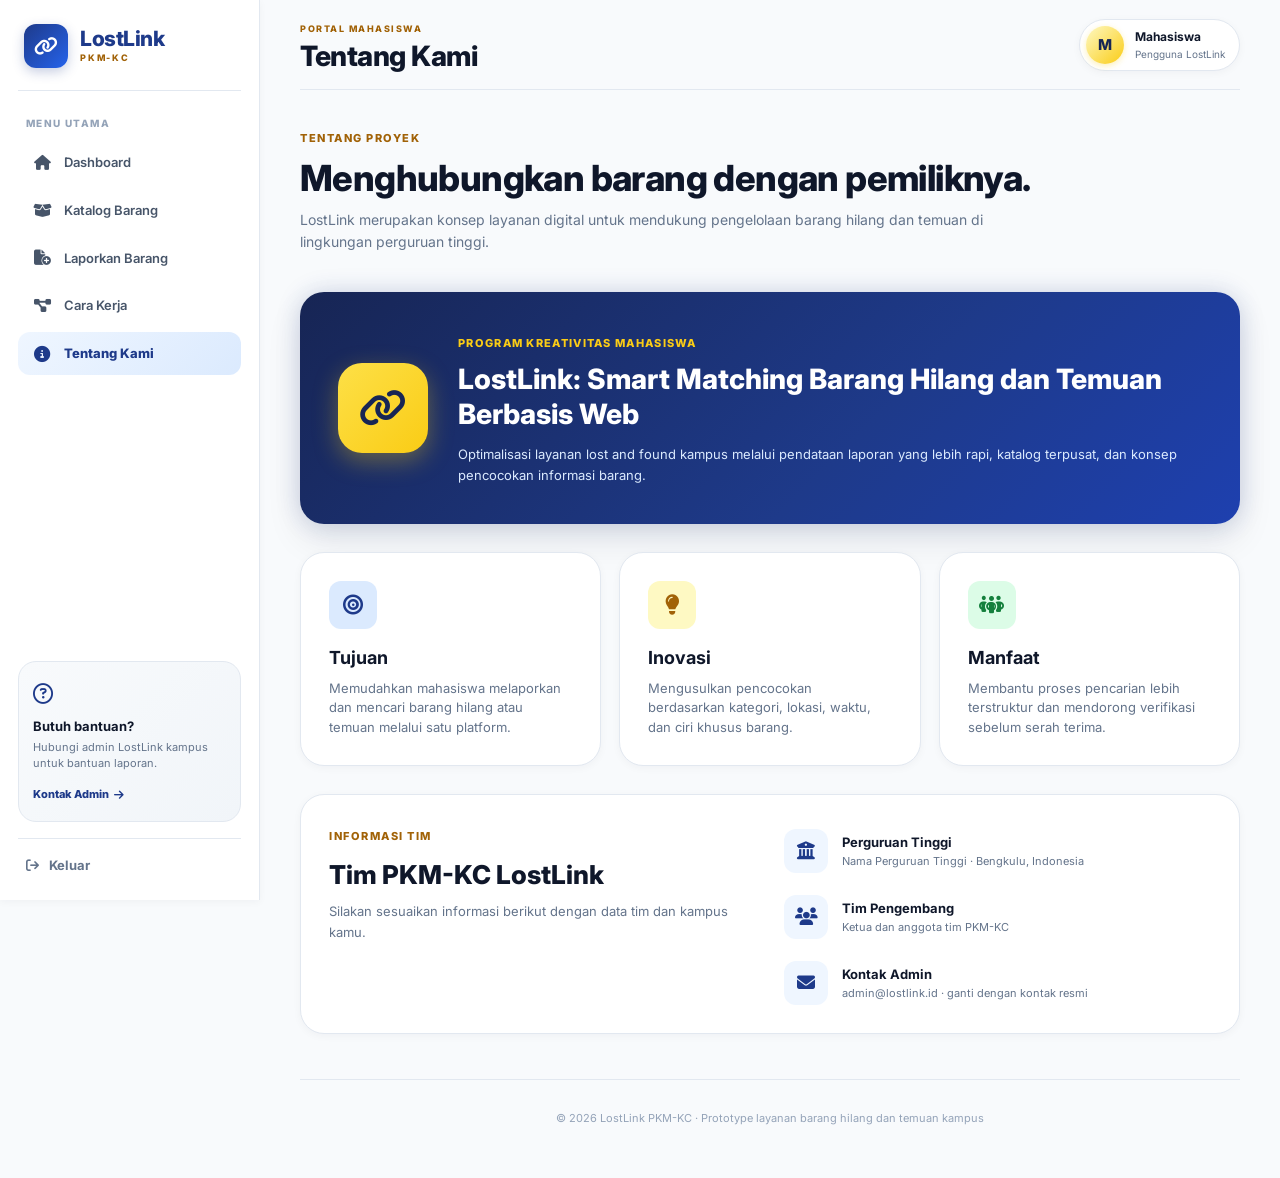
<file: tentang.html>
<!DOCTYPE html>
<html lang="id">
<head>
  <meta charset="UTF-8">
  <meta name="viewport" content="width=device-width, initial-scale=1.0">
  <title>Tentang Kami | LostLink</title>
  <link rel="stylesheet" href="style.css">
  <link rel="stylesheet" href="https://cdnjs.cloudflare.com/ajax/libs/font-awesome/6.5.2/css/all.min.css">
</head>
<body class="app-page">
  <aside class="sidebar">
  <a class="brand sidebar-brand" href="index.html">
    <span class="brand-icon"><i class="fa-solid fa-link"></i></span>
    <span><strong>LostLink</strong><small>PKM-KC</small></span>
  </a>
  <div class="sidebar-caption">MENU UTAMA</div>
  <nav class="side-nav">
    <a class="NAV_DASH" href="index.html"><i class="fa-solid fa-house"></i> Dashboard</a>
    <a class="NAV_KATALOG" href="katalog.html"><i class="fa-solid fa-box-open"></i> Katalog Barang</a>
    <a class="NAV_LAPOR" href="laporkan.html"><i class="fa-solid fa-file-circle-plus"></i> Laporkan Barang</a>
    <a class="NAV_CARA" href="carakerja.html"><i class="fa-solid fa-diagram-project"></i> Cara Kerja</a>
    <a class="NAV_TENTANG active" href="tentang.html"><i class="fa-solid fa-circle-info"></i> Tentang Kami</a>
  </nav>
  <div class="sidebar-help">
    <div class="help-icon"><i class="fa-regular fa-circle-question"></i></div>
    <strong>Butuh bantuan?</strong>
    <p>Hubungi admin LostLink kampus untuk bantuan laporan.</p>
    <a href="tentang.html">Kontak Admin <i class="fa-solid fa-arrow-right"></i></a>
  </div>
  <a class="sidebar-logout" href="login.html"><i class="fa-solid fa-arrow-right-from-bracket"></i> Keluar</a>
</aside>
  <main class="main-content">
    <header class="topbar">
      <div><span class="topbar-kicker">PORTAL MAHASISWA</span><h1>Tentang Kami</h1></div>
      <div class="profile-chip"><span class="avatar">M</span><span><strong>Mahasiswa</strong><small>Pengguna LostLink</small></span></div>
    </header>
    
<section class="page-intro"><span class="section-label">TENTANG PROYEK</span><h2>Menghubungkan barang dengan pemiliknya.</h2><p>LostLink merupakan konsep layanan digital untuk mendukung pengelolaan barang hilang dan temuan di lingkungan perguruan tinggi.</p></section>
<section class="about-hero-card"><div class="about-large-icon"><i class="fa-solid fa-link"></i></div><div><span class="eyebrow eyebrow-yellow">PROGRAM KREATIVITAS MAHASISWA</span><h2>LostLink: Smart Matching Barang Hilang dan Temuan Berbasis Web</h2><p>Optimalisasi layanan lost and found kampus melalui pendataan laporan yang lebih rapi, katalog terpusat, dan konsep pencocokan informasi barang.</p></div></section>
<div class="about-info-grid"><article class="info-card"><span class="shortcut-icon blue-soft"><i class="fa-solid fa-bullseye"></i></span><h3>Tujuan</h3><p>Memudahkan mahasiswa melaporkan dan mencari barang hilang atau temuan melalui satu platform.</p></article><article class="info-card"><span class="shortcut-icon yellow-soft"><i class="fa-solid fa-lightbulb"></i></span><h3>Inovasi</h3><p>Mengusulkan pencocokan berdasarkan kategori, lokasi, waktu, dan ciri khusus barang.</p></article><article class="info-card"><span class="shortcut-icon green-soft"><i class="fa-solid fa-people-group"></i></span><h3>Manfaat</h3><p>Membantu proses pencarian lebih terstruktur dan mendorong verifikasi sebelum serah terima.</p></article></div>
<section class="contact-card"><div><span class="section-label">INFORMASI TIM</span><h2>Tim PKM-KC LostLink</h2><p>Silakan sesuaikan informasi berikut dengan data tim dan kampus kamu.</p></div><div class="contact-details"><p><i class="fa-solid fa-building-columns"></i><span><strong>Perguruan Tinggi</strong><small>Nama Perguruan Tinggi · Bengkulu, Indonesia</small></span></p><p><i class="fa-solid fa-users"></i><span><strong>Tim Pengembang</strong><small>Ketua dan anggota tim PKM-KC</small></span></p><p><i class="fa-solid fa-envelope"></i><span><strong>Kontak Admin</strong><small>admin@lostlink.id · ganti dengan kontak resmi</small></span></p></div></section>

    <footer class="page-footer">© 2026 LostLink PKM-KC · Prototype layanan barang hilang dan temuan kampus</footer>
  </main>
  <script src="app.js"></script>
</body>
</html>
</file>
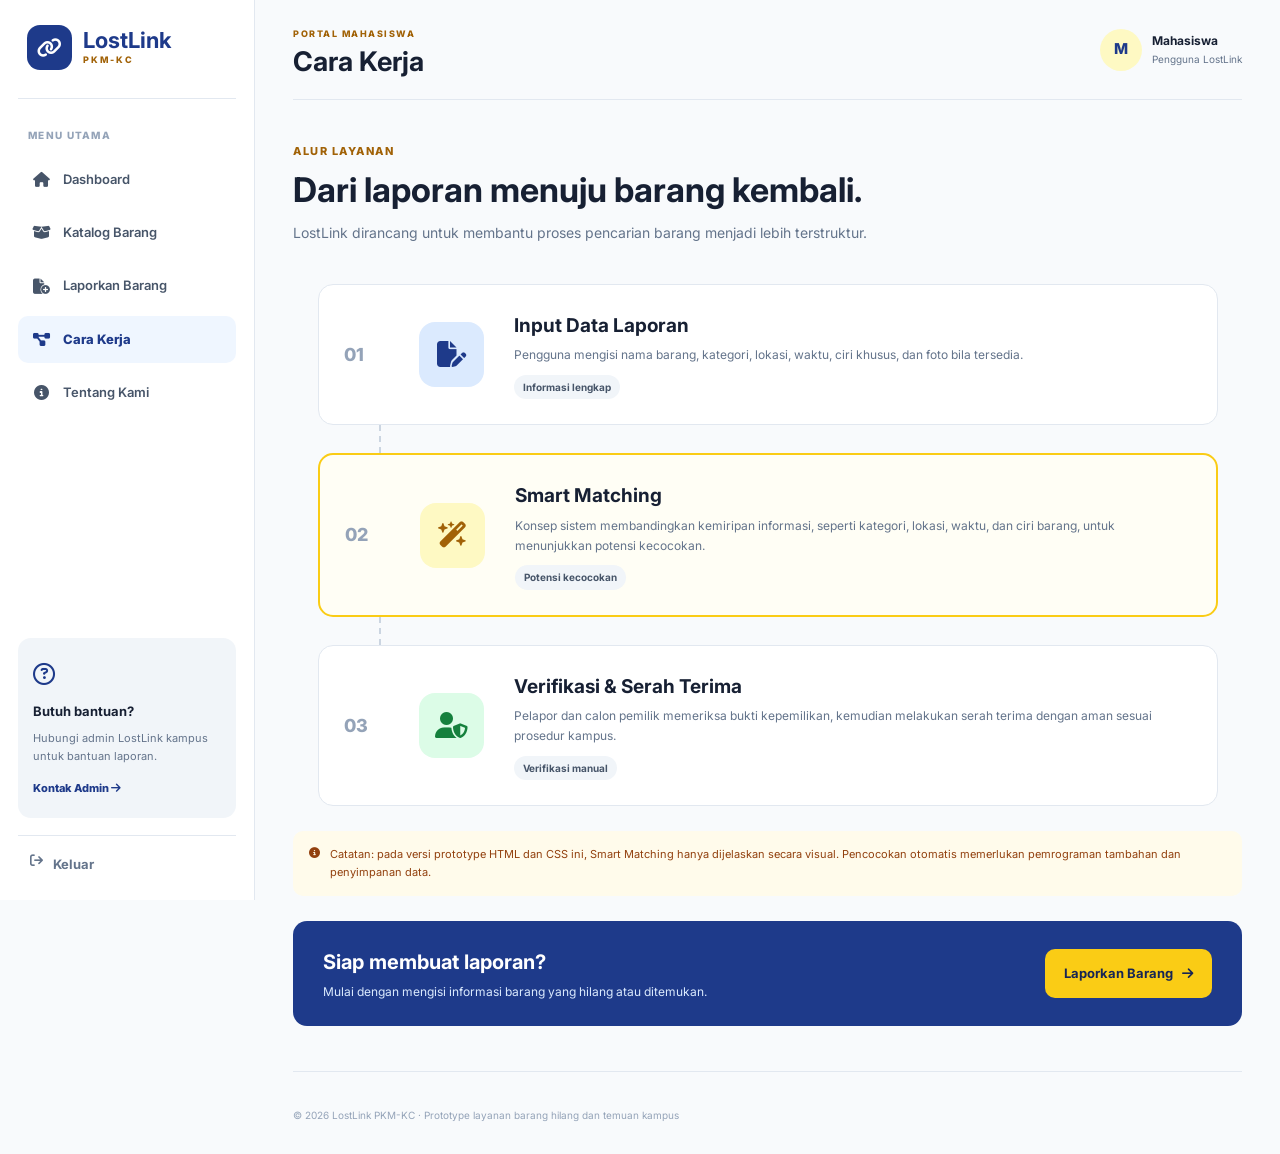
<file: LOSTLINK/cara-kerja.html>
<!DOCTYPE html>
<html lang="id">
<head>
  <meta charset="UTF-8">
  <meta name="viewport" content="width=device-width, initial-scale=1.0">
  <title>Cara Kerja | LostLink</title>
  <link rel="stylesheet" href="style.css">
  <link rel="stylesheet" href="https://cdnjs.cloudflare.com/ajax/libs/font-awesome/6.5.2/css/all.min.css">
</head>
<body class="app-page">
  <aside class="sidebar">
  <a class="brand sidebar-brand" href="index.html">
    <span class="brand-icon"><i class="fa-solid fa-link"></i></span>
    <span><strong>LostLink</strong><small>PKM-KC</small></span>
  </a>
  <div class="sidebar-caption">MENU UTAMA</div>
  <nav class="side-nav">
    <a class="NAV_DASH" href="index.html"><i class="fa-solid fa-house"></i> Dashboard</a>
    <a class="NAV_KATALOG" href="katalog.html"><i class="fa-solid fa-box-open"></i> Katalog Barang</a>
    <a class="NAV_LAPOR" href="laporkan.html"><i class="fa-solid fa-file-circle-plus"></i> Laporkan Barang</a>
    <a class="NAV_CARA active" href="carakerja.html"><i class="fa-solid fa-diagram-project"></i> Cara Kerja</a>
    <a class="NAV_TENTANG" href="tentang.html"><i class="fa-solid fa-circle-info"></i> Tentang Kami</a>
  </nav>
  <div class="sidebar-help">
    <div class="help-icon"><i class="fa-regular fa-circle-question"></i></div>
    <strong>Butuh bantuan?</strong>
    <p>Hubungi admin LostLink kampus untuk bantuan laporan.</p>
    <a href="tentang.html">Kontak Admin <i class="fa-solid fa-arrow-right"></i></a>
  </div>
  <a class="sidebar-logout" href="login.html"><i class="fa-solid fa-arrow-right-from-bracket"></i> Keluar</a>
</aside>
  <main class="main-content">
    <header class="topbar">
      <div><span class="topbar-kicker">PORTAL MAHASISWA</span><h1>Cara Kerja</h1></div>
      <div class="profile-chip"><span class="avatar">M</span><span><strong>Mahasiswa</strong><small>Pengguna LostLink</small></span></div>
    </header>
    
<section class="page-intro"><span class="section-label">ALUR LAYANAN</span><h2>Dari laporan menuju barang kembali.</h2><p>LostLink dirancang untuk membantu proses pencarian barang menjadi lebih terstruktur.</p></section>
<section class="flow-steps">
  <article class="flow-step"><span class="flow-number">01</span><div class="flow-icon blue-soft"><i class="fa-solid fa-file-pen"></i></div><div><h3>Input Data Laporan</h3><p>Pengguna mengisi nama barang, kategori, lokasi, waktu, ciri khusus, dan foto bila tersedia.</p><span class="flow-tag">Informasi lengkap</span></div></article>
  <div class="flow-connector"><span></span></div>
  <article class="flow-step highlighted"><span class="flow-number">02</span><div class="flow-icon yellow-soft"><i class="fa-solid fa-wand-magic-sparkles"></i></div><div><h3>Smart Matching</h3><p>Konsep sistem membandingkan kemiripan informasi, seperti kategori, lokasi, waktu, dan ciri barang, untuk menunjukkan potensi kecocokan.</p><span class="flow-tag">Potensi kecocokan</span></div></article>
  <div class="flow-connector"><span></span></div>
  <article class="flow-step"><span class="flow-number">03</span><div class="flow-icon green-soft"><i class="fa-solid fa-user-shield"></i></div><div><h3>Verifikasi & Serah Terima</h3><p>Pelapor dan calon pemilik memeriksa bukti kepemilikan, kemudian melakukan serah terima dengan aman sesuai prosedur kampus.</p><span class="flow-tag">Verifikasi manual</span></div></article>
</section>
<div class="notice-box"><i class="fa-solid fa-circle-info"></i><span>Catatan: pada versi prototype HTML dan CSS ini, Smart Matching hanya dijelaskan secara visual. Pencocokan otomatis memerlukan pemrograman tambahan dan penyimpanan data.</span></div>
<div class="cta-banner"><div><h3>Siap membuat laporan?</h3><p>Mulai dengan mengisi informasi barang yang hilang atau ditemukan.</p></div><a href="laporkan.html" class="btn btn-yellow">Laporkan Barang <i class="fa-solid fa-arrow-right"></i></a></div>

    <footer class="page-footer">© 2026 LostLink PKM-KC · Prototype layanan barang hilang dan temuan kampus</footer>
  </main>
</body>
</html>
</file>
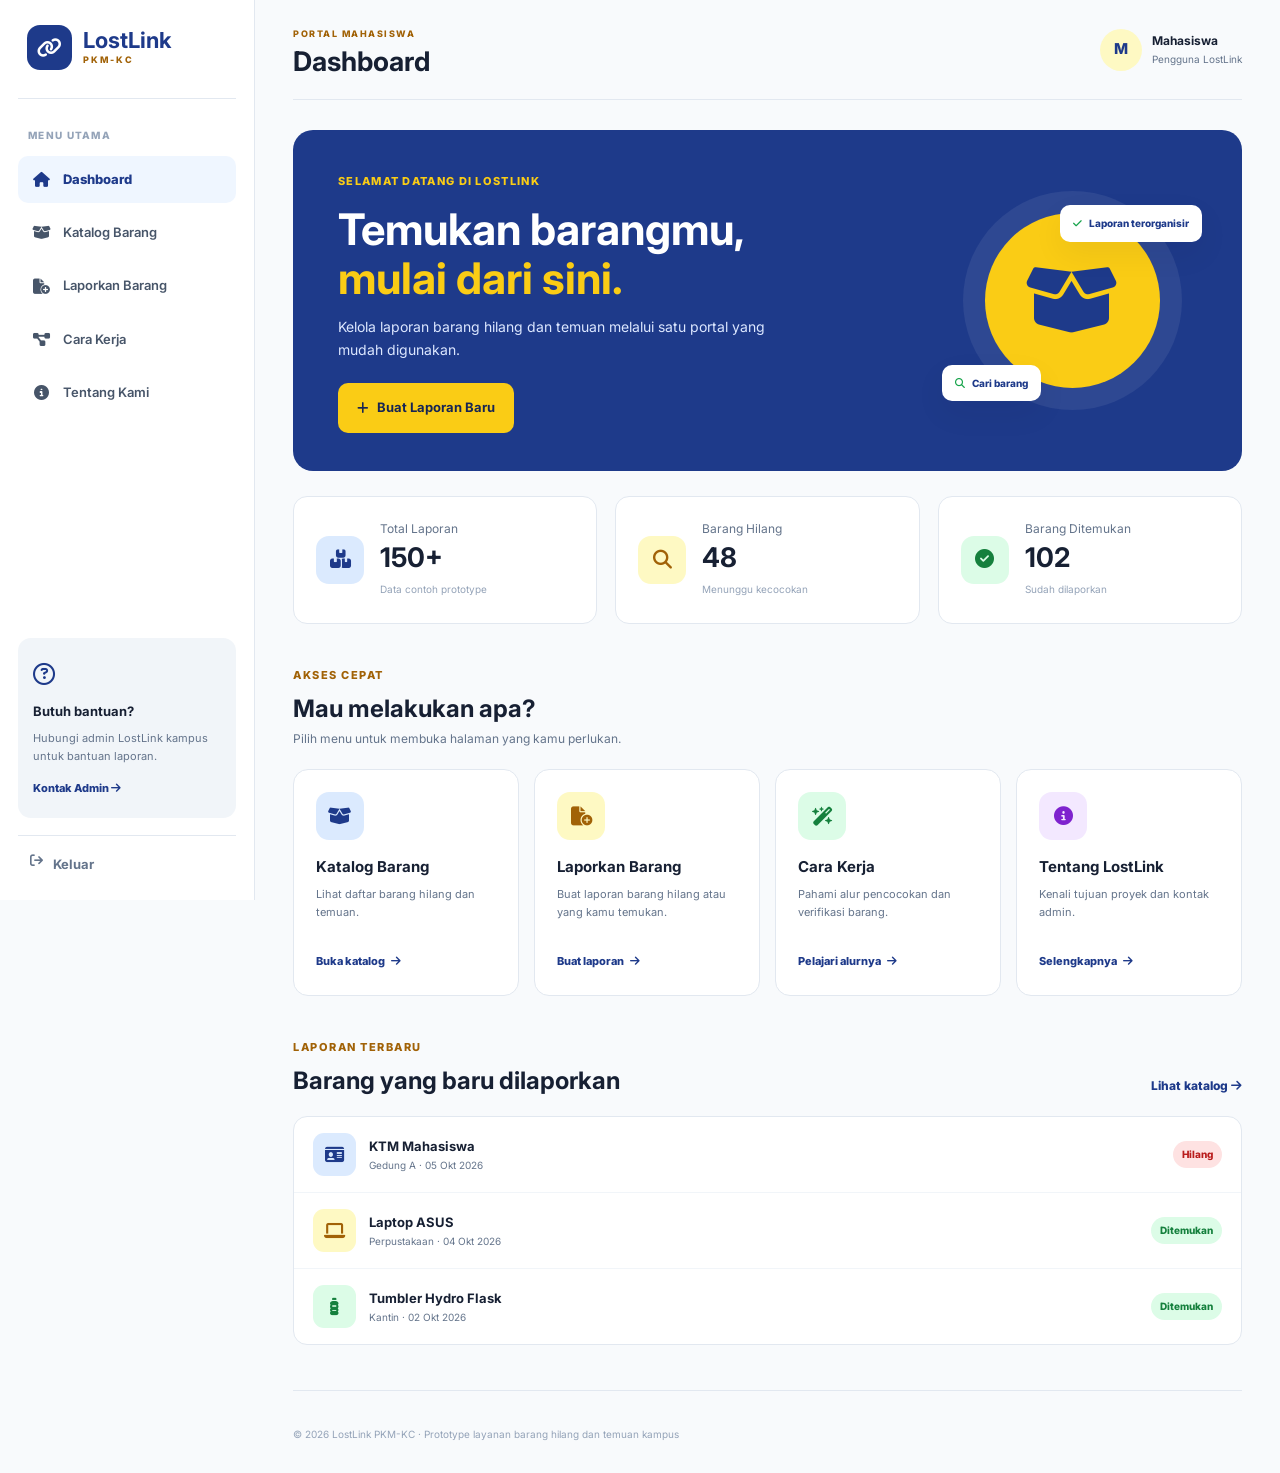
<file: LOSTLINK/dashboard.html>
<!DOCTYPE html>
<html lang="id">
<head>
  <meta charset="UTF-8">
  <meta name="viewport" content="width=device-width, initial-scale=1.0">
  <title>Dashboard | LostLink</title>
  <link rel="stylesheet" href="style.css">
  <link rel="stylesheet" href="https://cdnjs.cloudflare.com/ajax/libs/font-awesome/6.5.2/css/all.min.css">
</head>
<body class="app-page">
  <aside class="sidebar">
  <a class="brand sidebar-brand" href="dashboard.html">
    <span class="brand-icon"><i class="fa-solid fa-link"></i></span>
    <span><strong>LostLink</strong><small>PKM-KC</small></span>
  </a>
  <div class="sidebar-caption">MENU UTAMA</div>
  <nav class="side-nav">
    <a class="NAV_DASH active" href="dashboard.html"><i class="fa-solid fa-house"></i> Dashboard</a>
    <a class="NAV_KATALOG" href="katalog.html"><i class="fa-solid fa-box-open"></i> Katalog Barang</a>
    <a class="NAV_LAPOR" href="laporkan.html"><i class="fa-solid fa-file-circle-plus"></i> Laporkan Barang</a>
    <a class="NAV_CARA" href="carakerja.html"><i class="fa-solid fa-diagram-project"></i> Cara Kerja</a>
    <a class="NAV_TENTANG" href="tentang.html"><i class="fa-solid fa-circle-info"></i> Tentang Kami</a>
  </nav>
  <div class="sidebar-help">
    <div class="help-icon"><i class="fa-regular fa-circle-question"></i></div>
    <strong>Butuh bantuan?</strong>
    <p>Hubungi admin LostLink kampus untuk bantuan laporan.</p>
    <a href="tentang.html">Kontak Admin <i class="fa-solid fa-arrow-right"></i></a>
  </div>
  <a class="sidebar-logout" href="login.html"><i class="fa-solid fa-arrow-right-from-bracket"></i> Keluar</a>
</aside>
  <main class="main-content">
    <header class="topbar">
      <div><span class="topbar-kicker">PORTAL MAHASISWA</span><h1>Dashboard</h1></div>
      <div class="profile-chip"><span class="avatar">M</span><span><strong>Mahasiswa</strong><small>Pengguna LostLink</small></span></div>
    </header>
    
<section class="welcome-banner">
  <div class="welcome-copy"><span class="eyebrow eyebrow-yellow">SELAMAT DATANG DI LOSTLINK</span><h2>Temukan barangmu,<br><span>mulai dari sini.</span></h2><p>Kelola laporan barang hilang dan temuan melalui satu portal yang mudah digunakan.</p><a class="btn btn-yellow" href="laporkan.html"><i class="fa-solid fa-plus"></i> Buat Laporan Baru</a></div>
  <div class="welcome-art"><div class="art-circle"><i class="fa-solid fa-box-open"></i></div><span class="art-tag tag-top"><i class="fa-solid fa-check"></i> Laporan terorganisir</span><span class="art-tag tag-bottom"><i class="fa-solid fa-magnifying-glass"></i> Cari barang</span></div>
</section>
<section class="stats-grid">
  <article class="stat-card"><span class="stat-icon stat-blue"><i class="fa-solid fa-boxes-stacked"></i></span><div><p>Total Laporan</p><strong>150+</strong><small>Data contoh prototype</small></div></article>
  <article class="stat-card"><span class="stat-icon stat-yellow"><i class="fa-solid fa-magnifying-glass"></i></span><div><p>Barang Hilang</p><strong>48</strong><small>Menunggu kecocokan</small></div></article>
  <article class="stat-card"><span class="stat-icon stat-green"><i class="fa-solid fa-circle-check"></i></span><div><p>Barang Ditemukan</p><strong>102</strong><small>Sudah dilaporkan</small></div></article>
</section>
<section class="content-section">
  <div class="section-heading"><div><span class="section-label">AKSES CEPAT</span><h2>Mau melakukan apa?</h2><p>Pilih menu untuk membuka halaman yang kamu perlukan.</p></div></div>
  <div class="shortcut-grid">
    <a class="shortcut-card" href="katalog.html"><span class="shortcut-icon blue-soft"><i class="fa-solid fa-box-open"></i></span><h3>Katalog Barang</h3><p>Lihat daftar barang hilang dan temuan.</p><span class="shortcut-link">Buka katalog <i class="fa-solid fa-arrow-right"></i></span></a>
    <a class="shortcut-card" href="laporkan.html"><span class="shortcut-icon yellow-soft"><i class="fa-solid fa-file-circle-plus"></i></span><h3>Laporkan Barang</h3><p>Buat laporan barang hilang atau yang kamu temukan.</p><span class="shortcut-link">Buat laporan <i class="fa-solid fa-arrow-right"></i></span></a>
    <a class="shortcut-card" href="carakerja.html"><span class="shortcut-icon green-soft"><i class="fa-solid fa-wand-magic-sparkles"></i></span><h3>Cara Kerja</h3><p>Pahami alur pencocokan dan verifikasi barang.</p><span class="shortcut-link">Pelajari alurnya <i class="fa-solid fa-arrow-right"></i></span></a>
    <a class="shortcut-card" href="tentang.html"><span class="shortcut-icon purple-soft"><i class="fa-solid fa-circle-info"></i></span><h3>Tentang LostLink</h3><p>Kenali tujuan proyek dan kontak admin.</p><span class="shortcut-link">Selengkapnya <i class="fa-solid fa-arrow-right"></i></span></a>
  </div>
</section>
<section class="content-section">
  <div class="section-heading"><div><span class="section-label">LAPORAN TERBARU</span><h2>Barang yang baru dilaporkan</h2></div><a class="text-link" href="katalog.html">Lihat katalog <i class="fa-solid fa-arrow-right"></i></a></div>
  <div class="recent-list">
    <a href="katalog.html" class="recent-item"><span class="recent-item-icon blue-soft"><i class="fa-solid fa-id-card"></i></span><span class="recent-item-main"><strong>KTM Mahasiswa</strong><small>Gedung A · 05 Okt 2026</small></span><span class="status-pill status-lost">Hilang</span></a>
    <a href="katalog.html" class="recent-item"><span class="recent-item-icon yellow-soft"><i class="fa-solid fa-laptop"></i></span><span class="recent-item-main"><strong>Laptop ASUS</strong><small>Perpustakaan · 04 Okt 2026</small></span><span class="status-pill status-found">Ditemukan</span></a>
    <a href="katalog.html" class="recent-item"><span class="recent-item-icon green-soft"><i class="fa-solid fa-bottle-water"></i></span><span class="recent-item-main"><strong>Tumbler Hydro Flask</strong><small>Kantin · 02 Okt 2026</small></span><span class="status-pill status-found">Ditemukan</span></a>
  </div>
</section>

    <footer class="page-footer">© 2026 LostLink PKM-KC · Prototype layanan barang hilang dan temuan kampus</footer>
  </main>
</body>
</html>
</file>
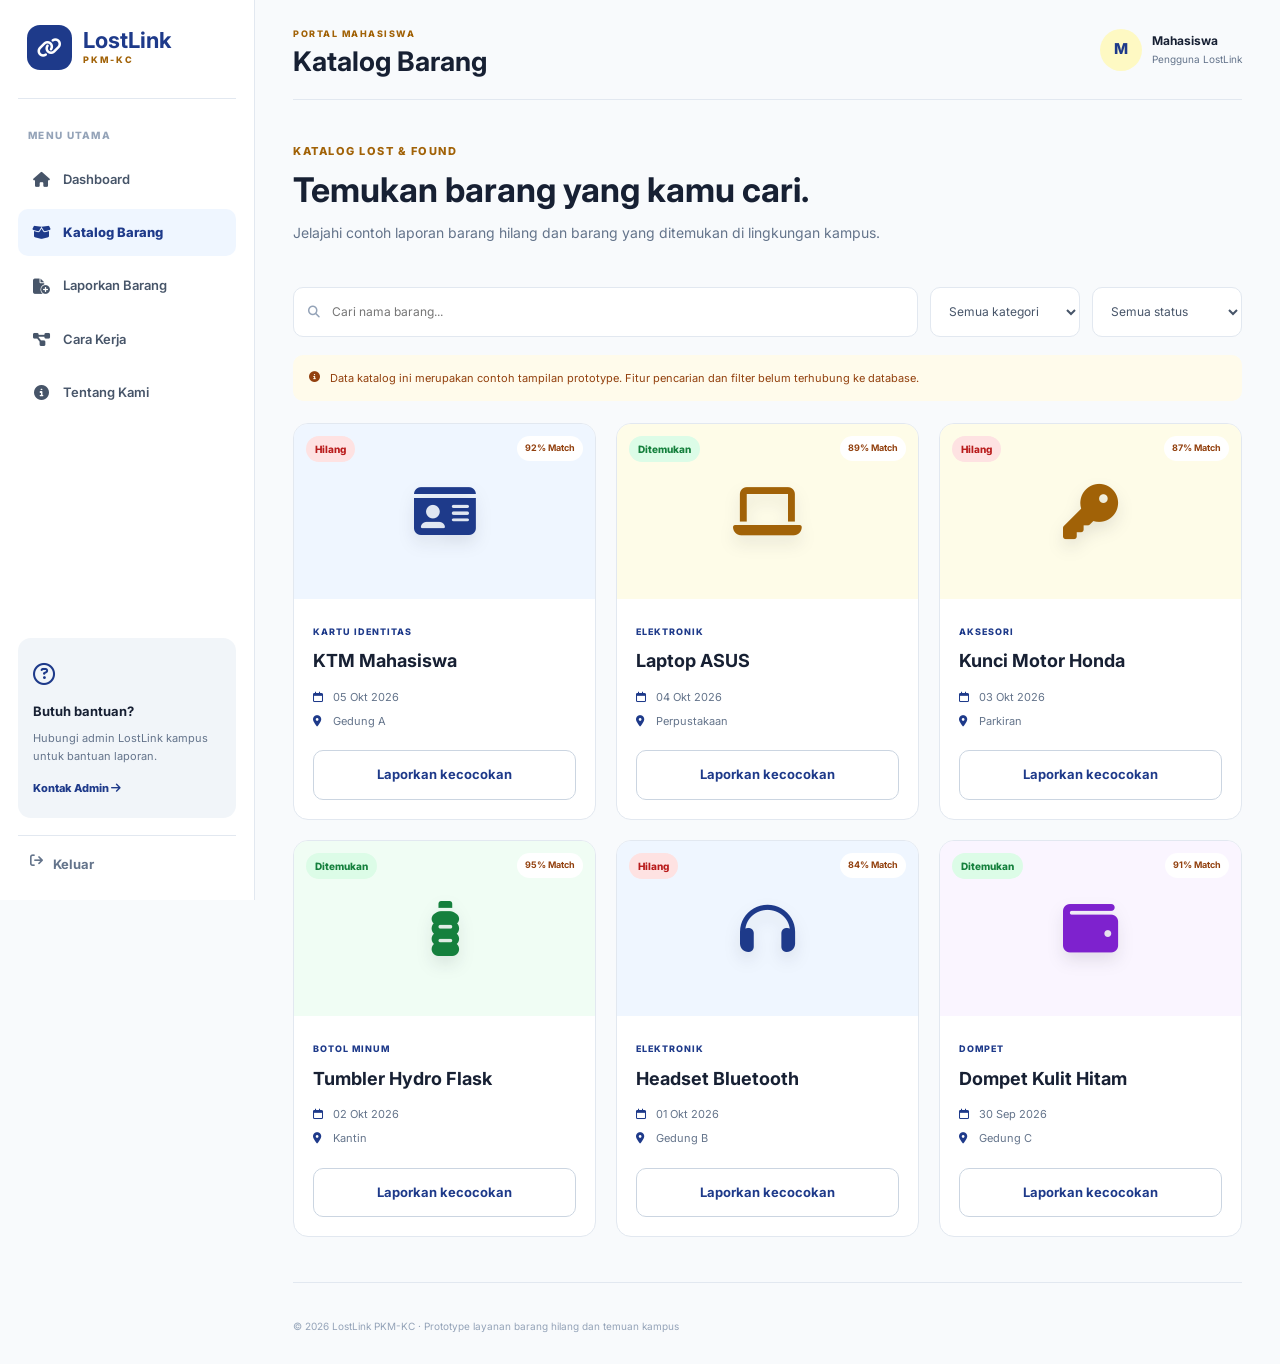
<file: LOSTLINK/katalog.html>
<!DOCTYPE html>
<html lang="id">
<head>
  <meta charset="UTF-8">
  <meta name="viewport" content="width=device-width, initial-scale=1.0">
  <title>Katalog Barang | LostLink</title>
  <link rel="stylesheet" href="style.css">
  <link rel="stylesheet" href="https://cdnjs.cloudflare.com/ajax/libs/font-awesome/6.5.2/css/all.min.css">
</head>
<body class="app-page">
  <aside class="sidebar">
  <a class="brand sidebar-brand" href="index.html">
    <span class="brand-icon"><i class="fa-solid fa-link"></i></span>
    <span><strong>LostLink</strong><small>PKM-KC</small></span>
  </a>
  <div class="sidebar-caption">MENU UTAMA</div>
  <nav class="side-nav">
    <a class="NAV_DASH" href="index.html"><i class="fa-solid fa-house"></i> Dashboard</a>
    <a class="NAV_KATALOG active" href="katalog.html"><i class="fa-solid fa-box-open"></i> Katalog Barang</a>
    <a class="NAV_LAPOR" href="laporkan.html"><i class="fa-solid fa-file-circle-plus"></i> Laporkan Barang</a>
    <a class="NAV_CARA" href="carakerja.html"><i class="fa-solid fa-diagram-project"></i> Cara Kerja</a>
    <a class="NAV_TENTANG" href="tentang.html"><i class="fa-solid fa-circle-info"></i> Tentang Kami</a>
  </nav>
  <div class="sidebar-help">
    <div class="help-icon"><i class="fa-regular fa-circle-question"></i></div>
    <strong>Butuh bantuan?</strong>
    <p>Hubungi admin LostLink kampus untuk bantuan laporan.</p>
    <a href="tentang.html">Kontak Admin <i class="fa-solid fa-arrow-right"></i></a>
  </div>
  <a class="sidebar-logout" href="login.html"><i class="fa-solid fa-arrow-right-from-bracket"></i> Keluar</a>
</aside>
  <main class="main-content">
    <header class="topbar">
      <div><span class="topbar-kicker">PORTAL MAHASISWA</span><h1>Katalog Barang</h1></div>
      <div class="profile-chip"><span class="avatar">M</span><span><strong>Mahasiswa</strong><small>Pengguna LostLink</small></span></div>
    </header>
    
<section class="page-intro"><span class="section-label">KATALOG LOST & FOUND</span><h2>Temukan barang yang kamu cari.</h2><p>Jelajahi contoh laporan barang hilang dan barang yang ditemukan di lingkungan kampus.</p></section>
<div class="catalog-toolbar"><div class="field-with-icon catalog-search"><i class="fa-solid fa-magnifying-glass"></i><input type="search" placeholder="Cari nama barang..."></div><select aria-label="Filter kategori"><option>Semua kategori</option><option>Elektronik</option><option>Kartu identitas</option><option>Aksesori</option><option>Botol minum</option></select><select aria-label="Filter status"><option>Semua status</option><option>Hilang</option><option>Ditemukan</option></select></div>
<div class="notice-box"><i class="fa-solid fa-circle-info"></i><span>Data katalog ini merupakan contoh tampilan prototype. Fitur pencarian dan filter belum terhubung ke database.</span></div>
<div class="catalog-grid">
  <article class="catalog-card"><div class="catalog-art art-blue"><i class="fa-solid fa-id-card"></i><span class="status-pill status-lost">Hilang</span><b>92% Match</b></div><div class="catalog-card-body"><small>KARTU IDENTITAS</small><h3>KTM Mahasiswa</h3><p><i class="fa-regular fa-calendar"></i> 05 Okt 2026</p><p><i class="fa-solid fa-location-dot"></i> Gedung A</p><a href="laporkan.html" class="btn btn-outline btn-full">Laporkan kecocokan</a></div></article>
  <article class="catalog-card"><div class="catalog-art art-yellow"><i class="fa-solid fa-laptop"></i><span class="status-pill status-found">Ditemukan</span><b>89% Match</b></div><div class="catalog-card-body"><small>ELEKTRONIK</small><h3>Laptop ASUS</h3><p><i class="fa-regular fa-calendar"></i> 04 Okt 2026</p><p><i class="fa-solid fa-location-dot"></i> Perpustakaan</p><a href="laporkan.html" class="btn btn-outline btn-full">Laporkan kecocokan</a></div></article>
  <article class="catalog-card"><div class="catalog-art art-yellow"><i class="fa-solid fa-key"></i><span class="status-pill status-lost">Hilang</span><b>87% Match</b></div><div class="catalog-card-body"><small>AKSESORI</small><h3>Kunci Motor Honda</h3><p><i class="fa-regular fa-calendar"></i> 03 Okt 2026</p><p><i class="fa-solid fa-location-dot"></i> Parkiran</p><a href="laporkan.html" class="btn btn-outline btn-full">Laporkan kecocokan</a></div></article>
  <article class="catalog-card"><div class="catalog-art art-green"><i class="fa-solid fa-bottle-water"></i><span class="status-pill status-found">Ditemukan</span><b>95% Match</b></div><div class="catalog-card-body"><small>BOTOL MINUM</small><h3>Tumbler Hydro Flask</h3><p><i class="fa-regular fa-calendar"></i> 02 Okt 2026</p><p><i class="fa-solid fa-location-dot"></i> Kantin</p><a href="laporkan.html" class="btn btn-outline btn-full">Laporkan kecocokan</a></div></article>
  <article class="catalog-card"><div class="catalog-art art-blue"><i class="fa-solid fa-headphones"></i><span class="status-pill status-lost">Hilang</span><b>84% Match</b></div><div class="catalog-card-body"><small>ELEKTRONIK</small><h3>Headset Bluetooth</h3><p><i class="fa-regular fa-calendar"></i> 01 Okt 2026</p><p><i class="fa-solid fa-location-dot"></i> Gedung B</p><a href="laporkan.html" class="btn btn-outline btn-full">Laporkan kecocokan</a></div></article>
  <article class="catalog-card"><div class="catalog-art art-purple"><i class="fa-solid fa-wallet"></i><span class="status-pill status-found">Ditemukan</span><b>91% Match</b></div><div class="catalog-card-body"><small>DOMPET</small><h3>Dompet Kulit Hitam</h3><p><i class="fa-regular fa-calendar"></i> 30 Sep 2026</p><p><i class="fa-solid fa-location-dot"></i> Gedung C</p><a href="laporkan.html" class="btn btn-outline btn-full">Laporkan kecocokan</a></div></article>
</div>

    <footer class="page-footer">© 2026 LostLink PKM-KC · Prototype layanan barang hilang dan temuan kampus</footer>
  </main>
</body>
</html>
</file>
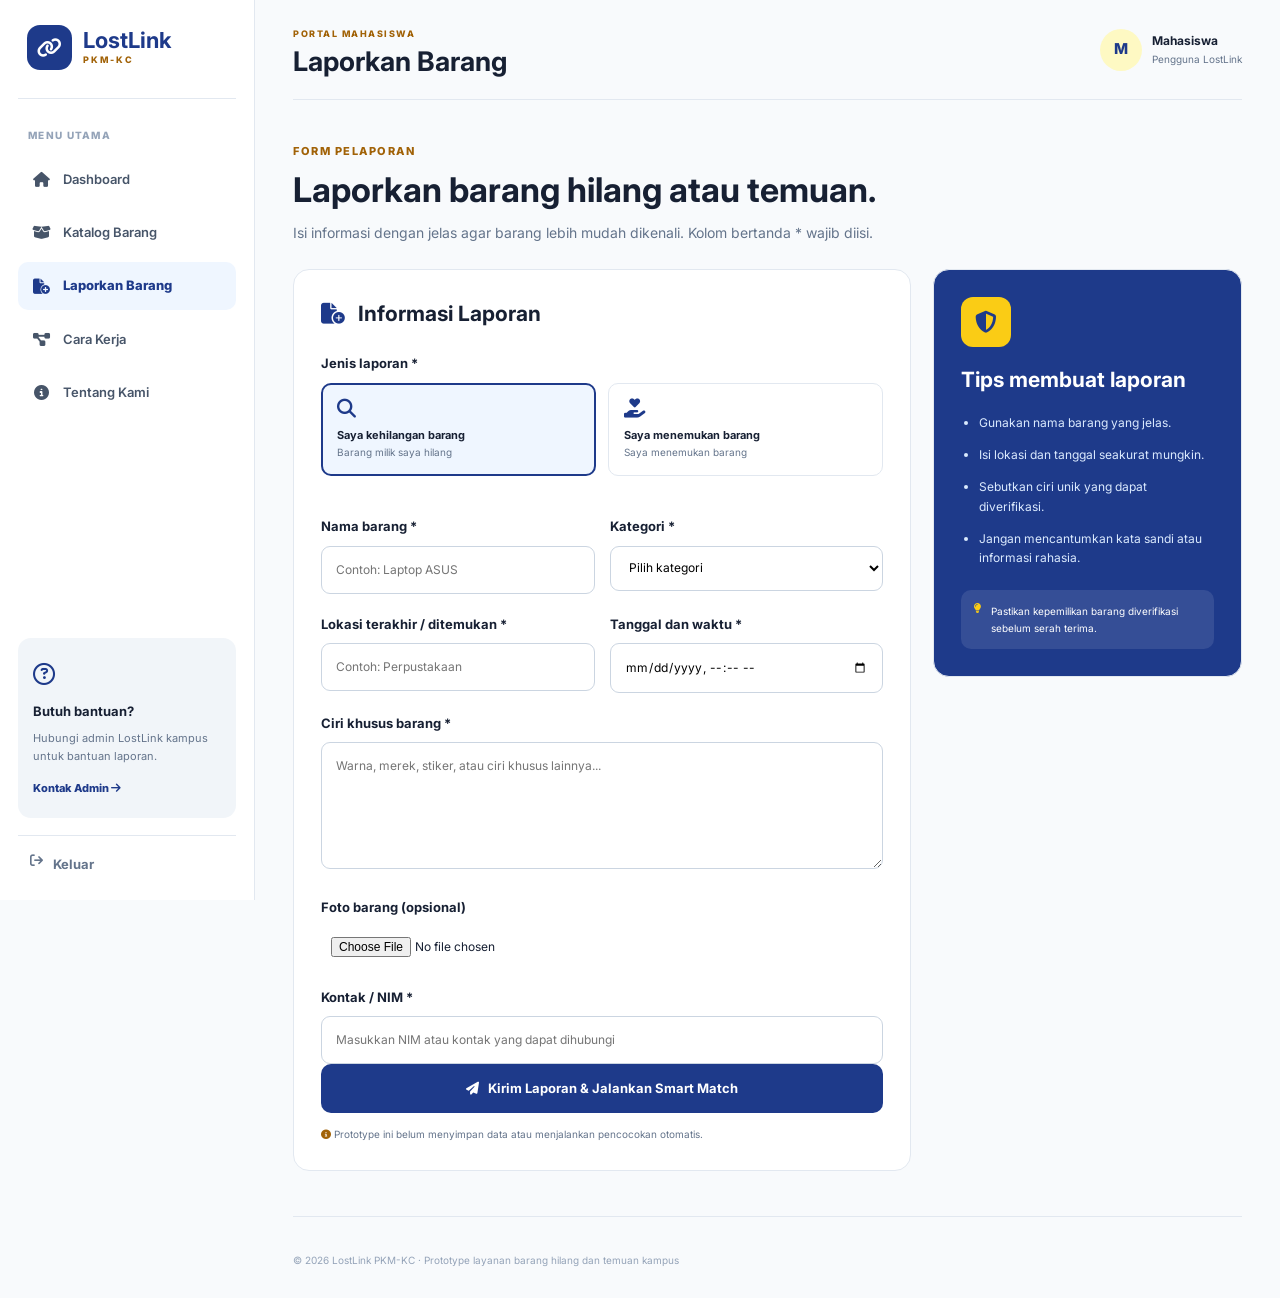
<file: LOSTLINK/laporkan.html>
<!DOCTYPE html>
<html lang="id">
<head>
  <meta charset="UTF-8">
  <meta name="viewport" content="width=device-width, initial-scale=1.0">
  <title>Laporkan Barang | LostLink</title>
  <link rel="stylesheet" href="style.css">
  <link rel="stylesheet" href="https://cdnjs.cloudflare.com/ajax/libs/font-awesome/6.5.2/css/all.min.css">
</head>
<body class="app-page">
  <aside class="sidebar">
  <a class="brand sidebar-brand" href="index.html">
    <span class="brand-icon"><i class="fa-solid fa-link"></i></span>
    <span><strong>LostLink</strong><small>PKM-KC</small></span>
  </a>
  <div class="sidebar-caption">MENU UTAMA</div>
  <nav class="side-nav">
    <a class="NAV_DASH" href="index.html"><i class="fa-solid fa-house"></i> Dashboard</a>
    <a class="NAV_KATALOG" href="katalog.html"><i class="fa-solid fa-box-open"></i> Katalog Barang</a>
    <a class="NAV_LAPOR active" href="laporkan.html"><i class="fa-solid fa-file-circle-plus"></i> Laporkan Barang</a>
    <a class="NAV_CARA" href="carakerja.html"><i class="fa-solid fa-diagram-project"></i> Cara Kerja</a>
    <a class="NAV_TENTANG" href="tentang.html"><i class="fa-solid fa-circle-info"></i> Tentang Kami</a>
  </nav>
  <div class="sidebar-help">
    <div class="help-icon"><i class="fa-regular fa-circle-question"></i></div>
    <strong>Butuh bantuan?</strong>
    <p>Hubungi admin LostLink kampus untuk bantuan laporan.</p>
    <a href="tentang.html">Kontak Admin <i class="fa-solid fa-arrow-right"></i></a>
  </div>
  <a class="sidebar-logout" href="login.html"><i class="fa-solid fa-arrow-right-from-bracket"></i> Keluar</a>
</aside>
  <main class="main-content">
    <header class="topbar">
      <div><span class="topbar-kicker">PORTAL MAHASISWA</span><h1>Laporkan Barang</h1></div>
      <div class="profile-chip"><span class="avatar">M</span><span><strong>Mahasiswa</strong><small>Pengguna LostLink</small></span></div>
    </header>
    
<section class="page-intro"><span class="section-label">FORM PELAPORAN</span><h2>Laporkan barang hilang atau temuan.</h2><p>Isi informasi dengan jelas agar barang lebih mudah dikenali. Kolom bertanda * wajib diisi.</p></section>
<div class="report-page-layout">
  <form class="form-card" action="index.html" method="get">
    <h3><i class="fa-solid fa-file-circle-plus"></i> Informasi Laporan</h3>
    <label class="field-label">Jenis laporan *</label>
    <div class="choice-grid"><label class="choice-card"><input type="radio" name="jenis" checked><span><i class="fa-solid fa-magnifying-glass"></i><strong>Saya kehilangan barang</strong><small>Barang milik saya hilang</small></span></label><label class="choice-card"><input type="radio" name="jenis"><span><i class="fa-solid fa-hand-holding-heart"></i><strong>Saya menemukan barang</strong><small>Saya menemukan barang</small></span></label></div>
    <div class="form-two-col"><div><label class="field-label" for="nama">Nama barang *</label><input id="nama" required placeholder="Contoh: Laptop ASUS"></div><div><label class="field-label" for="kategori">Kategori *</label><select id="kategori" required><option value="">Pilih kategori</option><option>Elektronik</option><option>Kartu identitas</option><option>Aksesori</option><option>Botol minum</option><option>Lainnya</option></select></div><div><label class="field-label" for="lokasi">Lokasi terakhir / ditemukan *</label><input id="lokasi" required placeholder="Contoh: Perpustakaan"></div><div><label class="field-label" for="waktu">Tanggal dan waktu *</label><input id="waktu" type="datetime-local" required></div></div>
    <label class="field-label" for="ciri">Ciri khusus barang *</label><textarea id="ciri" rows="5" required placeholder="Warna, merek, stiker, atau ciri khusus lainnya..."></textarea>
    <label class="field-label" for="foto">Foto barang (opsional)</label><input class="file-input" id="foto" type="file" accept="image/*">
    <label class="field-label" for="kontak">Kontak / NIM *</label><input id="kontak" required placeholder="Masukkan NIM atau kontak yang dapat dihubungi">
    <button type="submit" class="btn btn-primary btn-full"><i class="fa-solid fa-paper-plane"></i> Kirim Laporan & Jalankan Smart Match</button>
    <p class="form-footnote"><i class="fa-solid fa-circle-info"></i> Prototype ini belum menyimpan data atau menjalankan pencocokan otomatis.</p>
  </form>
  <aside class="report-side-card"><span class="side-card-icon"><i class="fa-solid fa-shield-halved"></i></span><h3>Tips membuat laporan</h3><ul><li>Gunakan nama barang yang jelas.</li><li>Isi lokasi dan tanggal seakurat mungkin.</li><li>Sebutkan ciri unik yang dapat diverifikasi.</li><li>Jangan mencantumkan kata sandi atau informasi rahasia.</li></ul><div class="side-warning"><i class="fa-solid fa-lightbulb"></i><span>Pastikan kepemilikan barang diverifikasi sebelum serah terima.</span></div></aside>
</div>

    <footer class="page-footer">© 2026 LostLink PKM-KC · Prototype layanan barang hilang dan temuan kampus</footer>
  </main>
</body>
</html>
</file>
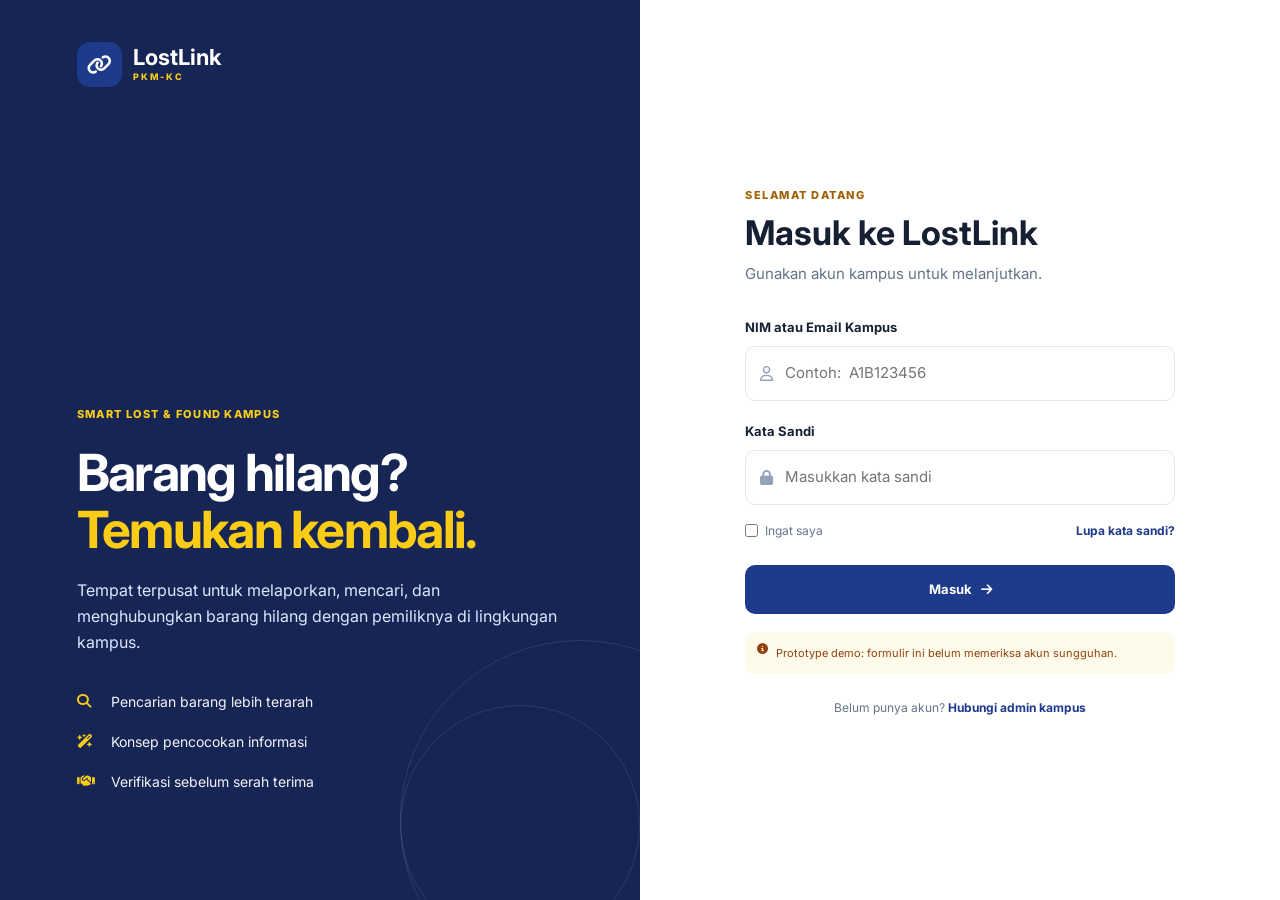
<file: LOSTLINK/login.html>
<!DOCTYPE html>
<html lang="id">
<head>
  <meta charset="UTF-8">
  <meta name="viewport" content="width=device-width, initial-scale=1.0">
  <title>Masuk | LostLink</title>
  <link rel="stylesheet" href="style.css">
  <link rel="stylesheet" href="https://cdnjs.cloudflare.com/ajax/libs/font-awesome/6.5.2/css/all.min.css">
</head>
<body class="login-page">
  <main class="login-layout">
    <section class="login-brand-panel">
      <a class="brand brand-light" href="login.html">
        <span class="brand-icon"><i class="fa-solid fa-link"></i></span>
        <span><strong>LostLink</strong><small>PKM-KC</small></span>
      </a>
      <div class="login-promo">
        <span class="eyebrow eyebrow-yellow">SMART LOST & FOUND KAMPUS</span>
        <h1>Barang hilang?<br><span>Temukan kembali.</span></h1>
        <p>Tempat terpusat untuk melaporkan, mencari, dan menghubungkan barang hilang dengan pemiliknya di lingkungan kampus.</p>
        <div class="promo-points">
          <div><i class="fa-solid fa-magnifying-glass"></i><span>Pencarian barang lebih terarah</span></div>
          <div><i class="fa-solid fa-wand-magic-sparkles"></i><span>Konsep pencocokan informasi</span></div>
          <div><i class="fa-solid fa-handshake"></i><span>Verifikasi sebelum serah terima</span></div>
        </div>
      </div>
      <div class="login-panel-decoration decoration-one"></div>
      <div class="login-panel-decoration decoration-two"></div>
    </section>
    <section class="login-form-panel">
      <form class="login-card" action="index.html" method="get">
        <div class="mobile-brand brand">
          <span class="brand-icon"><i class="fa-solid fa-link"></i></span>
          <span><strong>LostLink</strong><small>PKM-KC</small></span>
        </div>
        <span class="section-label">SELAMAT DATANG</span>
        <h2>Masuk ke LostLink</h2>
        <p class="muted">Gunakan akun kampus untuk melanjutkan.</p>
        <label for="nim">NIM atau Email Kampus</label>
        <div class="field-with-icon"><i class="fa-regular fa-user"></i><input id="nim" name="nim" type="text" placeholder="Contoh:  A1B123456" required></div>
        <label for="password">Kata Sandi</label>
        <div class="field-with-icon"><i class="fa-solid fa-lock"></i><input id="password" name="password" type="password" placeholder="Masukkan kata sandi" required></div>
        <div class="login-options"><label class="remember"><input type="checkbox"> Ingat saya</label><a href="#" onclick="return false;">Lupa kata sandi?</a></div>
        <button class="btn btn-primary btn-full" type="submit">Masuk <i class="fa-solid fa-arrow-right"></i></button>
        <div class="demo-note"><i class="fa-solid fa-circle-info"></i> Prototype demo: formulir ini belum memeriksa akun sungguhan.</div>
        <p class="login-bottom">Belum punya akun? <a href="#" onclick="return false;">Hubungi admin kampus</a></p>
      </form>
    </section>
  </main>
</body>
</html>
</file>
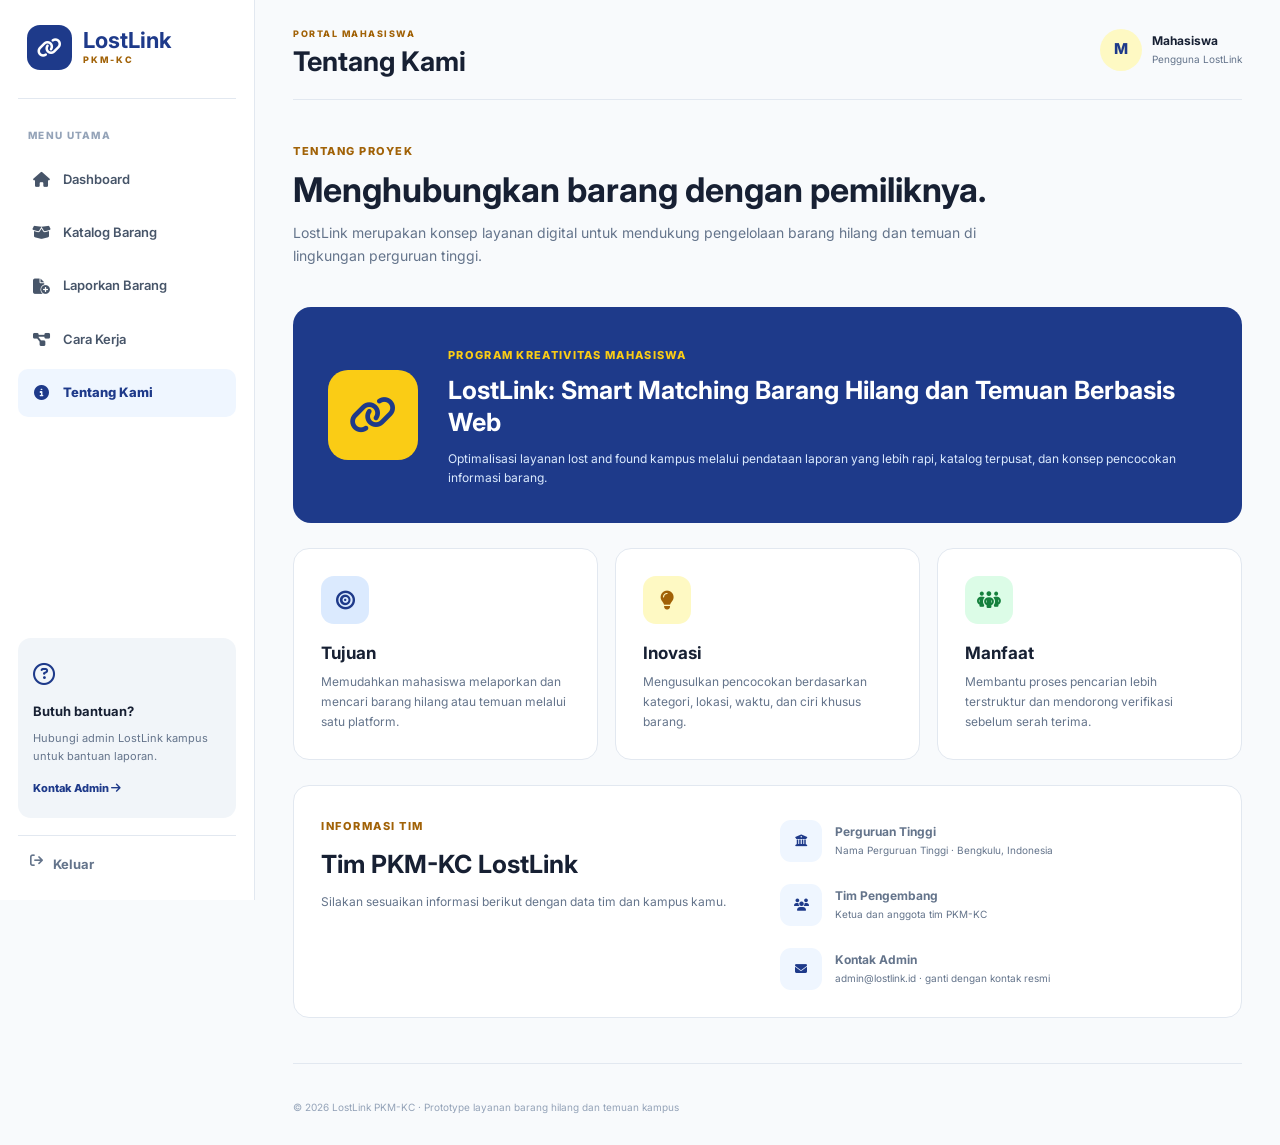
<file: LOSTLINK/tentang.html>
<!DOCTYPE html>
<html lang="id">
<head>
  <meta charset="UTF-8">
  <meta name="viewport" content="width=device-width, initial-scale=1.0">
  <title>Tentang Kami | LostLink</title>
  <link rel="stylesheet" href="style.css">
  <link rel="stylesheet" href="https://cdnjs.cloudflare.com/ajax/libs/font-awesome/6.5.2/css/all.min.css">
</head>
<body class="app-page">
  <aside class="sidebar">
  <a class="brand sidebar-brand" href="index.html">
    <span class="brand-icon"><i class="fa-solid fa-link"></i></span>
    <span><strong>LostLink</strong><small>PKM-KC</small></span>
  </a>
  <div class="sidebar-caption">MENU UTAMA</div>
  <nav class="side-nav">
    <a class="NAV_DASH" href="index.html"><i class="fa-solid fa-house"></i> Dashboard</a>
    <a class="NAV_KATALOG" href="katalog.html"><i class="fa-solid fa-box-open"></i> Katalog Barang</a>
    <a class="NAV_LAPOR" href="laporkan.html"><i class="fa-solid fa-file-circle-plus"></i> Laporkan Barang</a>
    <a class="NAV_CARA" href="carakerja.html"><i class="fa-solid fa-diagram-project"></i> Cara Kerja</a>
    <a class="NAV_TENTANG active" href="tentang.html"><i class="fa-solid fa-circle-info"></i> Tentang Kami</a>
  </nav>
  <div class="sidebar-help">
    <div class="help-icon"><i class="fa-regular fa-circle-question"></i></div>
    <strong>Butuh bantuan?</strong>
    <p>Hubungi admin LostLink kampus untuk bantuan laporan.</p>
    <a href="tentang.html">Kontak Admin <i class="fa-solid fa-arrow-right"></i></a>
  </div>
  <a class="sidebar-logout" href="login.html"><i class="fa-solid fa-arrow-right-from-bracket"></i> Keluar</a>
</aside>
  <main class="main-content">
    <header class="topbar">
      <div><span class="topbar-kicker">PORTAL MAHASISWA</span><h1>Tentang Kami</h1></div>
      <div class="profile-chip"><span class="avatar">M</span><span><strong>Mahasiswa</strong><small>Pengguna LostLink</small></span></div>
    </header>
    
<section class="page-intro"><span class="section-label">TENTANG PROYEK</span><h2>Menghubungkan barang dengan pemiliknya.</h2><p>LostLink merupakan konsep layanan digital untuk mendukung pengelolaan barang hilang dan temuan di lingkungan perguruan tinggi.</p></section>
<section class="about-hero-card"><div class="about-large-icon"><i class="fa-solid fa-link"></i></div><div><span class="eyebrow eyebrow-yellow">PROGRAM KREATIVITAS MAHASISWA</span><h2>LostLink: Smart Matching Barang Hilang dan Temuan Berbasis Web</h2><p>Optimalisasi layanan lost and found kampus melalui pendataan laporan yang lebih rapi, katalog terpusat, dan konsep pencocokan informasi barang.</p></div></section>
<div class="about-info-grid"><article class="info-card"><span class="shortcut-icon blue-soft"><i class="fa-solid fa-bullseye"></i></span><h3>Tujuan</h3><p>Memudahkan mahasiswa melaporkan dan mencari barang hilang atau temuan melalui satu platform.</p></article><article class="info-card"><span class="shortcut-icon yellow-soft"><i class="fa-solid fa-lightbulb"></i></span><h3>Inovasi</h3><p>Mengusulkan pencocokan berdasarkan kategori, lokasi, waktu, dan ciri khusus barang.</p></article><article class="info-card"><span class="shortcut-icon green-soft"><i class="fa-solid fa-people-group"></i></span><h3>Manfaat</h3><p>Membantu proses pencarian lebih terstruktur dan mendorong verifikasi sebelum serah terima.</p></article></div>
<section class="contact-card"><div><span class="section-label">INFORMASI TIM</span><h2>Tim PKM-KC LostLink</h2><p>Silakan sesuaikan informasi berikut dengan data tim dan kampus kamu.</p></div><div class="contact-details"><p><i class="fa-solid fa-building-columns"></i><span><strong>Perguruan Tinggi</strong><small>Nama Perguruan Tinggi · Bengkulu, Indonesia</small></span></p><p><i class="fa-solid fa-users"></i><span><strong>Tim Pengembang</strong><small>Ketua dan anggota tim PKM-KC</small></span></p><p><i class="fa-solid fa-envelope"></i><span><strong>Kontak Admin</strong><small>admin@lostlink.id · ganti dengan kontak resmi</small></span></p></div></section>

    <footer class="page-footer">© 2026 LostLink PKM-KC · Prototype layanan barang hilang dan temuan kampus</footer>
  </main>
</body>
</html>
</file>
<file: style.css>
@import url('https://fonts.googleapis.com/css2?family=Inter:wght@400;500;600;700;800&display=swap');

/* ==========================================================================
   DESIGN TOKENS & RESET
   ========================================================================== */
:root {
  --blue: #1E3A8A;
  --blue-dark: #172554;
  --blue-light: #EFF6FF;
  --blue-accent: #2563EB;
  --yellow: #FACC15;
  --yellow-hover: #EAB308;
  --yellow-light: #FEF9C3;
  --bg: #F8FAFC;
  --surface: #FFFFFF;
  --ink: #0F172A;
  --muted: #64748B;
  --line: #E2E8F0;
  --green: #15803D;
  --green-light: #DCFCE7;
  --red: #B91C1C;
  --red-light: #FEE2E2;
  --purple: #7E22CE;
  --purple-light: #FAF5FF;
  
  --shadow-sm: 0 2px 8px rgba(15, 23, 42, 0.04);
  --shadow-md: 0 8px 24px rgba(15, 23, 42, 0.06);
  --shadow-lg: 0 16px 36px rgba(15, 23, 42, 0.09);
  --shadow-glow: 0 0 25px rgba(30, 58, 138, 0.18);
  
  --radius-sm: 8px;
  --radius-md: 12px;
  --radius-lg: 18px;
  --radius-xl: 24px;
  
  --ease-smooth: cubic-bezier(0.16, 1, 0.3, 1);
}

*, *::before, *::after {
  box-sizing: border-box;
  margin: 0;
  padding: 0;
  -webkit-tap-highlight-color: transparent;
}

html {
  scroll-behavior: smooth;
  font-size: 15px;
}

body {
  font-family: 'Inter', system-ui, -apple-system, BlinkMacSystemFont, 'Segoe UI', Roboto, sans-serif;
  color: var(--ink);
  background: var(--bg);
  line-height: 1.6;
  min-height: 100vh;
  overflow-x: hidden;
}

a {
  color: inherit;
  text-decoration: none;
  transition: color 0.2s ease;
}

button, input, select, textarea {
  font: inherit;
  color: inherit;
}

button {
  cursor: pointer;
  border: none;
  background: none;
}

/* Custom Scrollbar */
::-webkit-scrollbar {
  width: 7px;
  height: 7px;
}
::-webkit-scrollbar-track {
  background: transparent;
}
::-webkit-scrollbar-thumb {
  background: #CBD5E1;
  border-radius: 10px;
}
::-webkit-scrollbar-thumb:hover {
  background: #94A3B8;
}

/* ==========================================================================
   KEYFRAME ANIMATIONS
   ========================================================================== */
@keyframes fadeInUp {
  from {
    opacity: 0;
    transform: translateY(18px);
  }
  to {
    opacity: 1;
    transform: translateY(0);
  }
}

@keyframes fadeIn {
  from { opacity: 0; }
  to { opacity: 1; }
}

@keyframes pulseGlow {
  0%, 100% {
    transform: scale(1);
    box-shadow: 0 0 0 0 rgba(250, 204, 21, 0.4);
  }
  50% {
    transform: scale(1.02);
    box-shadow: 0 0 0 10px rgba(250, 204, 21, 0);
  }
}

@keyframes floatBadge {
  0%, 100% {
    transform: translateY(0);
  }
  50% {
    transform: translateY(-5px);
  }
}

@keyframes ripplePress {
  0% { transform: scale(1); }
  50% { transform: scale(0.97); }
  100% { transform: scale(1); }
}

/* ==========================================================================
   TYPOGRAPHY & UTILITIES
   ========================================================================== */
.muted { color: var(--muted); }

.section-label {
  font-size: 11px;
  font-weight: 800;
  letter-spacing: 1.5px;
  color: #A16207;
  display: inline-block;
  margin-bottom: 8px;
  text-transform: uppercase;
}

.eyebrow {
  font-size: 11px;
  font-weight: 800;
  letter-spacing: 1.3px;
  text-transform: uppercase;
}

.eyebrow-yellow { color: var(--yellow); }

.status-pill {
  display: inline-flex;
  align-items: center;
  gap: 5px;
  padding: 5px 10px;
  border-radius: 20px;
  font-size: 11px;
  font-weight: 700;
  letter-spacing: 0.3px;
  transition: transform 0.2s ease;
}
.status-lost {
  background: var(--red-light);
  color: var(--red);
}
.status-found {
  background: var(--green-light);
  color: var(--green);
}

/* ==========================================================================
   BUTTONS
   ========================================================================== */
.btn {
  display: inline-flex;
  align-items: center;
  justify-content: center;
  gap: 9px;
  padding: 12px 20px;
  border-radius: var(--radius-md);
  font-weight: 700;
  font-size: 13px;
  border: 1px solid transparent;
  transition: all 0.25s var(--ease-smooth);
  cursor: pointer;
  user-select: none;
}

.btn:hover {
  transform: translateY(-2px);
  box-shadow: 0 6px 18px rgba(15, 23, 42, 0.12);
}

.btn:active {
  transform: scale(0.97) translateY(0);
}

.btn-primary {
  background: linear-gradient(135deg, var(--blue) 0%, #1e40af 100%);
  color: #fff;
  box-shadow: 0 4px 14px rgba(30, 58, 138, 0.25);
}
.btn-primary:hover {
  background: linear-gradient(135deg, var(--blue-dark) 0%, var(--blue) 100%);
  box-shadow: 0 6px 20px rgba(30, 58, 138, 0.35);
}

.btn-yellow {
  background: linear-gradient(135deg, var(--yellow) 0%, #EAB308 100%);
  color: var(--blue-dark);
  font-weight: 800;
  box-shadow: 0 4px 14px rgba(250, 204, 21, 0.3);
}
.btn-yellow:hover {
  background: linear-gradient(135deg, #FDE047 0%, var(--yellow) 100%);
  box-shadow: 0 6px 20px rgba(250, 204, 21, 0.45);
}

.btn-outline {
  border-color: var(--line);
  color: var(--blue);
  background: #ffffff;
}
.btn-outline:hover {
  background: var(--blue-light);
  border-color: #BFDBFE;
}

.btn-full { width: 100%; }

.text-link {
  color: var(--blue);
  font-weight: 700;
  font-size: 12px;
  display: inline-flex;
  align-items: center;
  gap: 5px;
  transition: transform 0.2s ease, color 0.2s ease;
}
.text-link:hover {
  color: var(--blue-accent);
  transform: translateX(3px);
}

/* ==========================================================================
   BRAND
   ========================================================================== */
.brand {
  display: flex;
  align-items: center;
  gap: 12px;
  text-decoration: none;
}
.brand-icon {
  width: 44px;
  height: 44px;
  display: grid;
  place-items: center;
  background: linear-gradient(135deg, var(--blue) 0%, #2563EB 100%);
  color: white;
  border-radius: var(--radius-md);
  font-size: 19px;
  box-shadow: 0 4px 12px rgba(30, 58, 138, 0.25);
  transition: transform 0.3s var(--ease-smooth);
}
.brand:hover .brand-icon {
  transform: rotate(8deg) scale(1.05);
}
.brand strong {
  display: block;
  font-size: 21px;
  color: var(--blue);
  line-height: 1.15;
  font-weight: 800;
  letter-spacing: -0.5px;
}
.brand small {
  display: block;
  font-size: 9px;
  letter-spacing: 1.8px;
  font-weight: 800;
  color: #A16207;
  text-transform: uppercase;
}

/* ==========================================================================
   DESKTOP APP LAYOUT
   ========================================================================== */
.app-page {
  min-height: 100vh;
  display: flex;
  background: var(--bg);
}

.sidebar {
  position: fixed;
  inset: 0 auto 0 0;
  width: 260px;
  background: var(--surface);
  border-right: 1px solid var(--line);
  padding: 24px 18px;
  display: flex;
  flex-direction: column;
  z-index: 100;
  box-shadow: var(--shadow-sm);
}

.sidebar-brand {
  padding: 0 6px 22px;
  border-bottom: 1px solid var(--line);
}

.sidebar-caption {
  font-size: 10px;
  font-weight: 800;
  letter-spacing: 1.4px;
  color: #94A3B8;
  margin: 24px 8px 10px;
  text-transform: uppercase;
}

.side-nav {
  display: grid;
  gap: 5px;
}

.side-nav a {
  display: flex;
  align-items: center;
  gap: 12px;
  padding: 11px 14px;
  border-radius: var(--radius-md);
  color: #475569;
  font-size: 13px;
  font-weight: 600;
  transition: all 0.2s var(--ease-smooth);
  position: relative;
}

.side-nav a i {
  width: 20px;
  text-align: center;
  font-size: 15px;
  transition: transform 0.2s ease, color 0.2s ease;
}

.side-nav a:hover {
  background: var(--blue-light);
  color: var(--blue);
  transform: translateX(3px);
}

.side-nav a.active {
  background: linear-gradient(135deg, var(--blue-light) 0%, #DBEAFE 100%);
  color: var(--blue);
  font-weight: 800;
}
.side-nav a.active i {
  color: var(--blue);
  transform: scale(1.1);
}

.sidebar-help {
  margin-top: auto;
  padding: 16px 14px;
  background: linear-gradient(135deg, #F8FAFC 0%, #F1F5F9 100%);
  border: 1px solid var(--line);
  border-radius: var(--radius-lg);
  transition: transform 0.2s ease;
}
.sidebar-help:hover {
  transform: translateY(-2px);
}
.help-icon {
  color: var(--blue);
  font-size: 20px;
  margin-bottom: 6px;
}
.sidebar-help strong {
  display: block;
  font-size: 13px;
  color: var(--ink);
}
.sidebar-help p {
  font-size: 11px;
  color: var(--muted);
  margin: 4px 0 10px;
  line-height: 1.4;
}
.sidebar-help a {
  font-size: 11px;
  color: var(--blue);
  font-weight: 800;
  display: inline-flex;
  align-items: center;
  gap: 5px;
}
.sidebar-help a:hover {
  text-decoration: underline;
}

.sidebar-logout {
  border-top: 1px solid var(--line);
  margin-top: 16px;
  padding: 16px 8px 0;
  color: #64748B;
  font-size: 13px;
  font-weight: 700;
  display: flex;
  align-items: center;
  gap: 10px;
  transition: color 0.2s ease;
}
.sidebar-logout:hover {
  color: var(--red);
}

/* ==========================================================================
   MAIN CONTENT & TOPBAR
   ========================================================================== */
.main-content {
  margin-left: 260px;
  flex: 1;
  max-width: 1400px;
  padding: 0 40px 40px;
  animation: fadeInUp 0.4s var(--ease-smooth);
}

.topbar {
  min-height: 90px;
  display: flex;
  justify-content: space-between;
  align-items: center;
  border-bottom: 1px solid var(--line);
  margin-bottom: 30px;
}
.topbar-kicker {
  font-size: 9px;
  font-weight: 800;
  letter-spacing: 1.5px;
  color: #A16207;
  text-transform: uppercase;
}
.topbar h1 {
  font-size: 28px;
  line-height: 1.25;
  font-weight: 800;
  color: var(--ink);
  letter-spacing: -0.5px;
}

.profile-chip {
  display: flex;
  align-items: center;
  gap: 11px;
  background: var(--surface);
  padding: 6px 14px 6px 6px;
  border: 1px solid var(--line);
  border-radius: 30px;
  box-shadow: var(--shadow-sm);
  transition: transform 0.2s ease, box-shadow 0.2s ease;
}
.profile-chip:hover {
  transform: translateY(-2px);
  box-shadow: var(--shadow-md);
}
.avatar {
  width: 38px;
  height: 38px;
  border-radius: 50%;
  display: grid;
  place-items: center;
  background: linear-gradient(135deg, var(--yellow-light) 0%, var(--yellow) 100%);
  color: var(--blue-dark);
  font-weight: 800;
  font-size: 15px;
  box-shadow: 0 2px 6px rgba(250, 204, 21, 0.3);
}
.profile-chip strong, .profile-chip small {
  display: block;
}
.profile-chip strong {
  font-size: 12px;
  font-weight: 700;
  color: var(--ink);
}
.profile-chip small {
  font-size: 10px;
  color: var(--muted);
}

.page-footer {
  padding: 30px 0 10px;
  color: #94A3B8;
  font-size: 11px;
  border-top: 1px solid var(--line);
  margin-top: 45px;
  text-align: center;
}

/* ==========================================================================
   DASHBOARD COMPONENTS
   ========================================================================== */
.welcome-banner {
  position: relative;
  overflow: hidden;
  display: flex;
  justify-content: space-between;
  align-items: center;
  min-height: 280px;
  padding: 40px 48px;
  background: linear-gradient(135deg, #172554 0%, #1E3A8A 55%, #1e40af 100%);
  border-radius: var(--radius-xl);
  color: white;
  box-shadow: var(--shadow-lg), var(--shadow-glow);
}
.welcome-banner::before {
  content: '';
  position: absolute;
  top: -80px;
  right: -80px;
  width: 320px;
  height: 320px;
  border-radius: 50%;
  background: radial-gradient(circle, rgba(250, 204, 21, 0.15) 0%, transparent 70%);
  pointer-events: none;
}

.welcome-copy {
  position: relative;
  z-index: 1;
  max-width: 580px;
}
.welcome-copy h2 {
  font-size: clamp(28px, 3.4vw, 44px);
  line-height: 1.15;
  margin: 10px 0 14px;
  font-weight: 800;
  letter-spacing: -0.8px;
}
.welcome-copy h2 span {
  color: var(--yellow);
}
.welcome-copy p {
  color: #DCE7FF;
  max-width: 480px;
  margin-bottom: 24px;
  font-size: 14px;
  line-height: 1.55;
}

.welcome-art {
  position: relative;
  width: 240px;
  height: 220px;
  display: grid;
  place-items: center;
  flex-shrink: 0;
}
.art-circle {
  width: 165px;
  height: 165px;
  border-radius: 50%;
  display: grid;
  place-items: center;
  background: linear-gradient(135deg, #FDE047 0%, var(--yellow) 100%);
  color: var(--blue-dark);
  font-size: 70px;
  box-shadow: 0 0 0 20px rgba(255, 255, 255, 0.08), 0 12px 30px rgba(0,0,0,0.2);
  animation: floatBadge 4s ease-in-out infinite;
}
.art-tag {
  position: absolute;
  background: rgba(255, 255, 255, 0.95);
  backdrop-filter: blur(8px);
  color: var(--blue-dark);
  padding: 8px 12px;
  border-radius: var(--radius-md);
  box-shadow: var(--shadow-md);
  font-size: 10px;
  font-weight: 800;
  display: inline-flex;
  align-items: center;
  gap: 5px;
  white-space: nowrap;
  animation: floatBadge 3.5s ease-in-out infinite alternate;
}
.art-tag i { color: #16A34A; }
.tag-top { top: 12px; right: -5px; }
.tag-bottom { bottom: 10px; left: -5px; animation-delay: 1.5s; }

/* Stats Grid */
.stats-grid {
  display: grid;
  grid-template-columns: repeat(3, 1fr);
  gap: 18px;
  margin: 26px 0 36px;
}
.stat-card {
  display: flex;
  align-items: center;
  gap: 16px;
  background: var(--surface);
  border: 1px solid var(--line);
  border-radius: var(--radius-lg);
  padding: 20px 22px;
  box-shadow: var(--shadow-sm);
  transition: all 0.25s var(--ease-smooth);
}
.stat-card:hover {
  transform: translateY(-3px);
  box-shadow: var(--shadow-md);
  border-color: #BFDBFE;
}
.stat-icon, .shortcut-icon {
  width: 48px;
  height: 48px;
  border-radius: var(--radius-md);
  display: grid;
  place-items: center;
  font-size: 20px;
  flex-shrink: 0;
  transition: transform 0.25s ease;
}
.stat-card:hover .stat-icon, .shortcut-card:hover .shortcut-icon {
  transform: scale(1.08);
}
.stat-blue, .blue-soft { background: #DBEAFE; color: var(--blue); }
.stat-yellow, .yellow-soft { background: var(--yellow-light); color: #A16207; }
.stat-green, .green-soft { background: var(--green-light); color: var(--green); }
.purple-soft { background: #F3E8FF; color: var(--purple); }

.stat-card p {
  font-size: 12px;
  color: var(--muted);
  font-weight: 500;
}
.stat-card strong {
  font-size: 28px;
  line-height: 1.25;
  font-weight: 800;
  color: var(--ink);
  display: block;
}
.stat-card small {
  font-size: 10px;
  color: #94A3B8;
}

/* Content Sections & Shortcut Cards */
.content-section {
  margin: 36px 0;
}
.section-heading {
  display: flex;
  justify-content: space-between;
  align-items: flex-end;
  margin-bottom: 20px;
  gap: 15px;
}
.section-heading h2 {
  font-size: 24px;
  line-height: 1.25;
  font-weight: 800;
  letter-spacing: -0.4px;
}
.section-heading p {
  font-size: 13px;
  color: var(--muted);
  margin-top: 4px;
}

.shortcut-grid {
  display: grid;
  grid-template-columns: repeat(4, 1fr);
  gap: 16px;
}
.shortcut-card {
  background: var(--surface);
  border: 1px solid var(--line);
  border-radius: var(--radius-lg);
  padding: 22px;
  transition: all 0.25s var(--ease-smooth);
  display: flex;
  flex-direction: column;
  box-shadow: var(--shadow-sm);
}
.shortcut-card:hover {
  transform: translateY(-4px);
  box-shadow: var(--shadow-md);
  border-color: #BFDBFE;
}
.shortcut-card:active {
  transform: scale(0.97);
}
.shortcut-card h3 {
  font-size: 16px;
  font-weight: 700;
  margin: 15px 0 6px;
  color: var(--ink);
}
.shortcut-card p {
  font-size: 12px;
  color: var(--muted);
  line-height: 1.5;
  flex: 1;
}
.shortcut-link {
  display: inline-flex;
  align-items: center;
  gap: 6px;
  color: var(--blue);
  font-size: 11px;
  font-weight: 800;
  margin-top: 14px;
  transition: transform 0.2s ease;
}
.shortcut-card:hover .shortcut-link {
  transform: translateX(4px);
  color: var(--blue-accent);
}

/* Recent List */
.recent-list {
  background: var(--surface);
  border: 1px solid var(--line);
  border-radius: var(--radius-lg);
  overflow: hidden;
  box-shadow: var(--shadow-sm);
}
.recent-item {
  display: flex;
  align-items: center;
  gap: 14px;
  padding: 16px 20px;
  border-bottom: 1px solid #F1F5F9;
  transition: background 0.2s ease, transform 0.15s ease;
}
.recent-item:last-child { border-bottom: 0; }
.recent-item:hover {
  background: #F8FAFC;
}
.recent-item:active {
  background: #F1F5F9;
}
.recent-item-icon {
  width: 44px;
  height: 44px;
  border-radius: var(--radius-md);
  display: grid;
  place-items: center;
  font-size: 18px;
  flex-shrink: 0;
}
.recent-item-main { flex: 1; }
.recent-item-main strong {
  display: block;
  font-size: 14px;
  font-weight: 700;
  color: var(--ink);
}
.recent-item-main small {
  display: block;
  font-size: 11px;
  color: var(--muted);
}

/* ==========================================================================
   CATALOG PAGE
   ========================================================================== */
.page-intro {
  padding: 5px 0 24px;
}
.page-intro h2 {
  font-size: clamp(26px, 3.5vw, 36px);
  line-height: 1.25;
  font-weight: 800;
  letter-spacing: -0.6px;
  max-width: 800px;
}
.page-intro p {
  color: var(--muted);
  font-size: 14px;
  max-width: 700px;
  margin-top: 8px;
}

.catalog-toolbar {
  display: flex;
  gap: 12px;
  margin: 18px 0 24px;
  flex-wrap: wrap;
}
.catalog-search {
  flex: 2;
  min-width: 250px;
}
.catalog-toolbar select, .catalog-search {
  background: var(--surface);
  border: 1px solid var(--line);
  border-radius: var(--radius-md);
  min-height: 48px;
  padding: 0 14px;
  color: #334155;
  font-size: 13px;
  box-shadow: var(--shadow-sm);
  transition: border-color 0.2s ease, box-shadow 0.2s ease;
}
.catalog-toolbar select {
  min-width: 160px;
  cursor: pointer;
  outline: none;
}
.catalog-toolbar select:focus, .catalog-search input:focus {
  border-color: var(--blue-accent);
  box-shadow: 0 0 0 3px rgba(37, 99, 235, 0.15);
}

.notice-box {
  display: flex;
  align-items: flex-start;
  gap: 12px;
  background: #FFFBEB;
  color: #92400E;
  padding: 14px 18px;
  border-radius: var(--radius-md);
  border: 1px solid #FEF3C7;
  font-size: 12px;
  margin-bottom: 24px;
  line-height: 1.5;
}
.notice-box i {
  margin-top: 3px;
  font-size: 15px;
  color: #D97706;
}

.catalog-grid {
  display: grid;
  grid-template-columns: repeat(3, 1fr);
  gap: 20px;
}
.catalog-card {
  overflow: hidden;
  background: var(--surface);
  border: 1px solid var(--line);
  border-radius: var(--radius-lg);
  transition: all 0.25s var(--ease-smooth);
  box-shadow: var(--shadow-sm);
  display: flex;
  flex-direction: column;
}
.catalog-card:hover {
  transform: translateY(-4px);
  box-shadow: var(--shadow-md);
  border-color: #BFDBFE;
}
.catalog-art {
  height: 170px;
  display: grid;
  place-items: center;
  position: relative;
  font-size: 56px;
  transition: transform 0.3s ease;
}
.catalog-card:hover .catalog-art > i {
  transform: scale(1.08);
}
.catalog-art > i {
  transition: transform 0.3s ease;
  filter: drop-shadow(0 6px 12px rgba(15, 23, 42, 0.12));
}
.art-blue { background: linear-gradient(135deg, #EFF6FF 0%, #DBEAFE 100%); color: var(--blue); }
.art-yellow { background: linear-gradient(135deg, #FEFCE8 0%, var(--yellow-light) 100%); color: #A16207; }
.art-green { background: linear-gradient(135deg, #F0FDF4 0%, #DCFCE7 100%); color: var(--green); }
.art-purple { background: linear-gradient(135deg, #FAF5FF 0%, #F3E8FF 100%); color: var(--purple); }

.catalog-art .status-pill {
  position: absolute;
  top: 12px;
  left: 12px;
}
.catalog-art > b {
  position: absolute;
  right: 12px;
  top: 12px;
  background: rgba(255, 255, 255, 0.95);
  backdrop-filter: blur(8px);
  color: #92400E;
  border-radius: 20px;
  padding: 4px 10px;
  font-size: 10px;
  font-weight: 800;
  box-shadow: var(--shadow-sm);
}

.catalog-card-body {
  padding: 20px;
  display: flex;
  flex-direction: column;
  flex: 1;
}
.catalog-card-body > small {
  font-size: 9px;
  letter-spacing: 1.2px;
  font-weight: 800;
  color: var(--blue);
  text-transform: uppercase;
}
.catalog-card-body h3 {
  font-size: 18px;
  font-weight: 800;
  margin: 4px 0 10px;
  color: var(--ink);
}
.catalog-card-body p {
  font-size: 12px;
  color: var(--muted);
  margin: 4px 0;
  display: flex;
  align-items: center;
  gap: 8px;
}
.catalog-card-body p i {
  width: 16px;
  color: var(--blue);
  text-align: center;
}
.catalog-card-body .btn {
  margin-top: 16px;
}

/* ==========================================================================
   REPORT FORM (LAPORKAN BARANG)
   ========================================================================== */
.report-page-layout {
  display: grid;
  grid-template-columns: minmax(0, 1.6fr) minmax(240px, 0.8fr);
  gap: 24px;
  align-items: start;
}
.form-card, .report-side-card, .info-card, .contact-card {
  background: var(--surface);
  border: 1px solid var(--line);
  border-radius: var(--radius-xl);
  padding: 28px;
  box-shadow: var(--shadow-sm);
}
.form-card h3 {
  font-size: 22px;
  font-weight: 800;
  margin-bottom: 22px;
  display: flex;
  align-items: center;
  gap: 10px;
  color: var(--ink);
}
.form-card h3 i {
  color: var(--blue);
}

.form-card input:not([type=radio]):not([type=file]),
.form-card select,
.form-card textarea {
  width: 100%;
  border: 1.5px solid #CBD5E1;
  border-radius: var(--radius-md);
  padding: 13px 15px;
  outline: 0;
  background: white;
  font-size: 13px;
  transition: all 0.2s ease;
}
.form-card input:focus,
.form-card select:focus,
.form-card textarea:focus {
  border-color: var(--blue-accent);
  box-shadow: 0 0 0 4px rgba(37, 99, 235, 0.15);
}
.form-card textarea {
  resize: vertical;
  line-height: 1.5;
}

.form-two-col {
  display: grid;
  grid-template-columns: 1fr 1fr;
  gap: 0 16px;
}
.choice-grid {
  display: grid;
  grid-template-columns: 1fr 1fr;
  gap: 14px;
  margin-bottom: 22px;
}
.choice-card {
  position: relative;
  cursor: pointer;
}
.choice-card input {
  position: absolute;
  opacity: 0;
  pointer-events: none;
}
.choice-card > span {
  display: flex;
  flex-direction: column;
  padding: 16px;
  border: 1.5px solid var(--line);
  border-radius: var(--radius-md);
  background: #FFFFFF;
  transition: all 0.2s var(--ease-smooth);
}
.choice-card:hover > span {
  border-color: #93C5FD;
  background: #F8FAFC;
}
.choice-card input:checked + span {
  border-color: var(--blue);
  background: var(--blue-light);
  box-shadow: 0 0 0 1px var(--blue), var(--shadow-sm);
}
.choice-card i {
  color: var(--blue);
  font-size: 22px;
  margin-bottom: 8px;
}
.choice-card strong {
  font-size: 13px;
  font-weight: 700;
  color: var(--ink);
}
.choice-card small {
  font-size: 11px;
  color: var(--muted);
  margin-top: 2px;
}

.file-input {
  font-size: 12px !important;
  padding: 10px !important;
  border: 1.5px dashed #CBD5E1 !important;
  background: #F8FAFC !important;
  cursor: pointer;
}
.file-input:hover {
  border-color: var(--blue) !important;
  background: var(--blue-light) !important;
}

.form-footnote {
  margin-top: 14px;
  font-size: 11px;
  color: var(--muted);
  display: flex;
  align-items: center;
  gap: 6px;
}
.form-footnote i { color: #A16207; }

.report-side-card {
  background: linear-gradient(135deg, var(--blue-dark) 0%, var(--blue) 100%);
  color: white;
  border: none;
  box-shadow: var(--shadow-lg);
}
.side-card-icon {
  width: 50px;
  height: 50px;
  display: grid;
  place-items: center;
  background: var(--yellow);
  color: var(--blue-dark);
  border-radius: var(--radius-md);
  font-size: 22px;
  box-shadow: 0 4px 12px rgba(250, 204, 21, 0.3);
}
.report-side-card h3 {
  font-size: 22px;
  font-weight: 800;
  margin: 16px 0 12px;
}
.report-side-card ul {
  padding-left: 20px;
  color: #DBEAFE;
  font-size: 13px;
}
.report-side-card li {
  margin: 12px 0;
  line-height: 1.5;
}
.side-warning {
  display: flex;
  align-items: flex-start;
  gap: 10px;
  padding: 14px;
  margin-top: 24px;
  border-radius: var(--radius-md);
  background: rgba(255, 255, 255, 0.12);
  backdrop-filter: blur(8px);
  font-size: 11px;
  line-height: 1.45;
}
.side-warning i {
  color: var(--yellow);
  font-size: 15px;
  margin-top: 2px;
}

/* ==========================================================================
   CARA KERJA (HOW IT WORKS)
   ========================================================================== */
.flow-steps {
  max-width: 900px;
  margin: 15px auto 30px;
}
.flow-step {
  display: grid;
  grid-template-columns: 55px 75px 1fr;
  align-items: center;
  gap: 20px;
  background: var(--surface);
  border: 1px solid var(--line);
  border-radius: var(--radius-lg);
  padding: 24px 28px;
  box-shadow: var(--shadow-sm);
  transition: all 0.25s var(--ease-smooth);
}
.flow-step:hover {
  transform: translateY(-3px);
  box-shadow: var(--shadow-md);
}
.flow-step.highlighted {
  border: 2px solid var(--yellow);
  background: linear-gradient(135deg, #FFFDF0 0%, #FFFFFF 100%);
  box-shadow: 0 8px 24px rgba(250, 204, 21, 0.15);
}
.flow-number {
  font-size: 20px;
  font-weight: 800;
  color: #94A3B8;
  letter-spacing: -0.5px;
}
.flow-icon {
  width: 65px;
  height: 65px;
  border-radius: var(--radius-lg);
  display: grid;
  place-items: center;
  font-size: 26px;
  flex-shrink: 0;
  transition: transform 0.25s ease;
}
.flow-step:hover .flow-icon {
  transform: scale(1.08);
}
.flow-step h3 {
  font-size: 20px;
  font-weight: 800;
  margin-bottom: 5px;
  color: var(--ink);
}
.flow-step p {
  font-size: 13px;
  color: var(--muted);
  line-height: 1.55;
  max-width: 680px;
}
.flow-tag {
  display: inline-block;
  margin-top: 10px;
  border-radius: 20px;
  background: #F1F5F9;
  color: #475569;
  padding: 4px 10px;
  font-size: 10px;
  font-weight: 700;
}
.flow-connector {
  height: 28px;
  margin-left: 62px;
  border-left: 2px dashed #CBD5E1;
}

.cta-banner {
  display: flex;
  justify-content: space-between;
  align-items: center;
  gap: 20px;
  padding: 28px 34px;
  margin-top: 30px;
  background: linear-gradient(135deg, var(--blue-dark) 0%, var(--blue) 100%);
  color: white;
  border-radius: var(--radius-xl);
  box-shadow: var(--shadow-lg);
}
.cta-banner h3 {
  font-size: 22px;
  font-weight: 800;
}
.cta-banner p {
  color: #DBEAFE;
  font-size: 13px;
  margin-top: 4px;
}

/* ==========================================================================
   TENTANG KAMI (ABOUT)
   ========================================================================== */
.about-hero-card {
  display: flex;
  align-items: center;
  gap: 30px;
  background: linear-gradient(135deg, #172554 0%, var(--blue) 60%, #1e40af 100%);
  color: white;
  border-radius: var(--radius-xl);
  padding: 38px;
  margin: 15px 0 28px;
  box-shadow: var(--shadow-lg), var(--shadow-glow);
}
.about-large-icon {
  width: 90px;
  height: 90px;
  flex-shrink: 0;
  display: grid;
  place-items: center;
  background: linear-gradient(135deg, #FDE047 0%, var(--yellow) 100%);
  color: var(--blue-dark);
  border-radius: var(--radius-xl);
  font-size: 38px;
  box-shadow: 0 8px 24px rgba(250, 204, 21, 0.35);
  animation: floatBadge 4s ease-in-out infinite;
}
.about-hero-card h2 {
  font-size: clamp(22px, 3vw, 28px);
  line-height: 1.25;
  margin: 8px 0 12px;
  font-weight: 800;
}
.about-hero-card p {
  font-size: 13px;
  color: #DBEAFE;
  max-width: 760px;
  line-height: 1.6;
}

.about-info-grid {
  display: grid;
  grid-template-columns: repeat(3, 1fr);
  gap: 18px;
}
.info-card h3 {
  font-size: 18px;
  font-weight: 700;
  margin: 15px 0 6px;
  color: var(--ink);
}
.info-card p {
  font-size: 13px;
  color: var(--muted);
  line-height: 1.5;
}

.contact-card {
  display: grid;
  grid-template-columns: 1fr 1fr;
  gap: 28px;
  margin-top: 28px;
}
.contact-card h2 {
  font-size: 26px;
  font-weight: 800;
}
.contact-card > div > p {
  font-size: 13px;
  color: var(--muted);
  margin-top: 6px;
}
.contact-details {
  display: grid;
  gap: 16px;
}
.contact-details > p {
  display: flex;
  align-items: center;
  gap: 14px;
}
.contact-details > p > i {
  width: 44px;
  height: 44px;
  display: grid;
  place-items: center;
  border-radius: var(--radius-md);
  background: var(--blue-light);
  color: var(--blue);
  font-size: 18px;
  flex-shrink: 0;
}
.contact-details strong {
  display: block;
  font-size: 13px;
  font-weight: 700;
  color: var(--ink);
}
.contact-details small {
  display: block;
  font-size: 11px;
  color: var(--muted);
}

/* ==========================================================================
   LOGIN PAGE
   ========================================================================== */
.login-page {
  background: #fff;
  min-height: 100vh;
}
.login-layout {
  min-height: 100vh;
  display: grid;
  grid-template-columns: 1.1fr 1fr;
}
.login-brand-panel {
  position: relative;
  overflow: hidden;
  background: linear-gradient(135deg, #0F172A 0%, var(--blue-dark) 50%, var(--blue) 100%);
  color: #fff;
  padding: 48px clamp(30px, 6vw, 90px);
  display: flex;
  flex-direction: column;
  justify-content: space-between;
}
.brand-light strong { color: white; }
.brand-light small { color: var(--yellow); }

.login-promo {
  position: relative;
  z-index: 1;
  max-width: 580px;
  margin: 60px 0;
}
.login-promo h1 {
  font-size: clamp(36px, 4.2vw, 60px);
  line-height: 1.12;
  letter-spacing: -1.5px;
  margin: 18px 0;
  font-weight: 800;
}
.login-promo h1 span { color: var(--yellow); }
.login-promo p {
  color: #DCE7FF;
  font-size: 15px;
  max-width: 480px;
  line-height: 1.6;
}
.promo-points {
  display: grid;
  gap: 16px;
  margin-top: 36px;
}
.promo-points div {
  display: flex;
  align-items: center;
  gap: 14px;
  color: #F1F5F9;
  font-size: 14px;
  font-weight: 500;
}
.promo-points i {
  color: var(--yellow);
  font-size: 18px;
  width: 22px;
}

.login-panel-decoration {
  position: absolute;
  border: 1px solid rgba(255, 255, 255, 0.08);
  border-radius: 50%;
  width: 400px;
  height: 400px;
  right: -130px;
  bottom: -110px;
  pointer-events: none;
}
.decoration-two {
  width: 260px;
  height: 260px;
  right: 0;
  bottom: -50px;
}

.login-form-panel {
  display: grid;
  place-items: center;
  padding: 35px 25px;
  background: #ffffff;
}
.login-card {
  width: min(430px, 100%);
  animation: fadeInUp 0.4s var(--ease-smooth);
}
.login-card h2 {
  font-size: 34px;
  font-weight: 800;
  line-height: 1.2;
  margin-bottom: 6px;
  letter-spacing: -0.6px;
}
.login-card > .muted {
  margin-bottom: 28px;
}

.login-card > label, .field-label {
  display: block;
  font-weight: 700;
  font-size: 13px;
  margin: 18px 0 8px;
  color: var(--ink);
}

.field-with-icon {
  display: flex;
  align-items: center;
  gap: 12px;
  border: 1.5px solid var(--line);
  border-radius: var(--radius-md);
  padding: 0 15px;
  background: #fff;
  transition: all 0.2s ease;
}
.field-with-icon:focus-within {
  border-color: var(--blue-accent);
  box-shadow: 0 0 0 4px rgba(37, 99, 235, 0.15);
}
.field-with-icon i {
  color: #94A3B8;
  font-size: 16px;
}
.field-with-icon input {
  border: 0;
  outline: 0;
  width: 100%;
  min-width: 0;
  padding: 14px 0;
  background: transparent;
  font-size: 14px;
}

.login-options {
  display: flex;
  justify-content: space-between;
  align-items: center;
  margin: 18px 0 24px;
  font-size: 12px;
}
.login-options a, .login-bottom a {
  color: var(--blue);
  font-weight: 700;
}
.login-options a:hover, .login-bottom a:hover {
  text-decoration: underline;
}
.remember {
  display: flex;
  align-items: center;
  gap: 8px;
  color: var(--muted);
  cursor: pointer;
}
.remember input {
  accent-color: var(--blue);
}

.demo-note {
  margin-top: 18px;
  background: #FFFBEB;
  color: #92400E;
  border: 1px solid #FEF3C7;
  border-radius: var(--radius-md);
  padding: 12px 14px;
  font-size: 11px;
  display: flex;
  align-items: center;
  gap: 8px;
}
.demo-note i {
  color: #D97706;
}
.login-bottom {
  text-align: center;
  color: var(--muted);
  font-size: 12px;
  margin-top: 24px;
}
.mobile-brand {
  display: none;
  margin-bottom: 30px;
}

/* ==========================================================================
   RESPONSIVE DESIGN (TABLET & MOBILE)
   ========================================================================== */
@media (max-width: 1200px) {
  .sidebar { width: 230px; }
  .main-content {
    margin-left: 230px;
    padding: 0 28px 30px;
  }
  .shortcut-grid { grid-template-columns: repeat(2, 1fr); }
  .catalog-grid { grid-template-columns: repeat(2, 1fr); }
  .welcome-art { width: 190px; }
  .art-circle { width: 135px; height: 135px; font-size: 55px; }
}

/* Mobile & Small Tablet Breakpoint */
@media (max-width: 850px) {
  body {
    background: #F8FAFC;
    font-size: 14px;
  }
  
  .app-page {
    flex-direction: column;
  }

  /* ----------------------------------------------------
     MOBILE TOP HEADER
     ---------------------------------------------------- */
  .sidebar {
    position: sticky;
    top: 0;
    left: 0;
    right: 0;
    width: 100%;
    height: auto;
    background: rgba(255, 255, 255, 0.94);
    backdrop-filter: blur(14px);
    -webkit-backdrop-filter: blur(14px);
    border-right: 0;
    border-bottom: 1px solid var(--line);
    padding: 10px 16px;
    display: flex;
    flex-direction: row;
    justify-content: space-between;
    align-items: center;
    box-shadow: 0 2px 10px rgba(15, 23, 42, 0.04);
    z-index: 900;
  }

  .sidebar-brand {
    padding: 0;
    border-bottom: 0;
  }
  .sidebar-brand .brand-icon {
    width: 36px;
    height: 36px;
    font-size: 16px;
    border-radius: 10px;
  }
  .sidebar-brand strong {
    font-size: 18px;
  }
  .sidebar-brand small {
    font-size: 8px;
    letter-spacing: 1.4px;
  }

  .sidebar-caption,
  .sidebar-help {
    display: none !important;
  }

  .sidebar-logout {
    margin: 0;
    padding: 6px 12px;
    border-top: 0;
    background: #F1F5F9;
    border-radius: 20px;
    font-size: 11px;
    font-weight: 700;
    color: var(--ink);
    display: inline-flex;
    align-items: center;
    gap: 6px;
    transition: all 0.2s ease;
  }
  .sidebar-logout:hover, .sidebar-logout:active {
    background: var(--red-light);
    color: var(--red);
  }

  /* ----------------------------------------------------
     MOBILE BOTTOM DOCK NAVIGATION (APP TAB BAR)
     ---------------------------------------------------- */
  .side-nav {
    position: fixed;
    bottom: 0;
    left: 0;
    right: 0;
    width: 100%;
    height: 64px;
    background: rgba(255, 255, 255, 0.96);
    backdrop-filter: blur(20px);
    -webkit-backdrop-filter: blur(20px);
    border-top: 1px solid rgba(226, 232, 240, 0.9);
    box-shadow: 0 -4px 20px rgba(15, 23, 42, 0.08);
    display: flex;
    flex-direction: row;
    justify-content: space-around;
    align-items: center;
    padding: 0 6px;
    padding-bottom: env(safe-area-inset-bottom, 0px);
    z-index: 1000;
    gap: 0;
  }

  .side-nav a {
    display: flex;
    flex-direction: column;
    align-items: center;
    justify-content: center;
    gap: 3px;
    padding: 6px 4px;
    color: #64748B;
    font-size: 10px;
    font-weight: 600;
    flex: 1;
    border-radius: 10px;
    text-align: center;
    white-space: nowrap;
    transition: all 0.2s var(--ease-smooth);
  }

  .side-nav a i {
    display: block !important;
    font-size: 18px;
    width: auto;
    transition: transform 0.2s ease;
  }

  .side-nav a:hover,
  .side-nav a.active {
    background: transparent;
    color: var(--blue);
  }

  .side-nav a.active {
    font-weight: 800;
  }
  .side-nav a.active i {
    transform: translateY(-2px);
    color: var(--blue);
  }

  /* Highlight special Laporkan tab */
  .side-nav a.NAV_LAPOR {
    position: relative;
  }
  .side-nav a.NAV_LAPOR i {
    color: #D97706;
  }
  .side-nav a.NAV_LAPOR.active i {
    color: var(--blue);
  }

  /* ----------------------------------------------------
     MAIN CONTENT SPACING & CLEARANCE
     ---------------------------------------------------- */
  .main-content {
    margin-left: 0;
    padding: 12px 18px;
    padding-bottom: calc(80px + env(safe-area-inset-bottom, 12px));
    width: 100%;
  }

  .topbar {
    min-height: auto;
    padding: 8px 0 16px;
    margin-bottom: 20px;
  }
  .topbar h1 {
    font-size: 24px;
  }

  /* ----------------------------------------------------
     BANNER ON TABLET/MOBILE
     ---------------------------------------------------- */
  .welcome-banner {
    padding: 28px 24px;
    min-height: auto;
    border-radius: var(--radius-lg);
  }
  .welcome-art {
    width: 140px;
    height: 140px;
  }
  .art-circle {
    width: 100px;
    height: 100px;
    font-size: 40px;
    box-shadow: 0 0 0 12px rgba(255, 255, 255, 0.08);
  }
  .art-tag {
    display: none;
  }

  /* ----------------------------------------------------
     STATS GRID ON MOBILE
     ---------------------------------------------------- */
  .stats-grid {
    gap: 12px;
    margin: 20px 0 28px;
  }
  .stat-card {
    padding: 16px;
    gap: 12px;
  }
  .stat-icon {
    width: 40px;
    height: 40px;
    font-size: 17px;
  }
  .stat-card strong {
    font-size: 22px;
  }

  /* ----------------------------------------------------
     LAYOUTS FOR REPORT, ABOUT, LOGIN
     ---------------------------------------------------- */
  .report-page-layout {
    grid-template-columns: 1fr;
    gap: 20px;
  }
  .report-side-card {
    order: 2;
  }

  .about-hero-card {
    align-items: flex-start;
    padding: 26px;
    gap: 20px;
  }
  .about-large-icon {
    width: 65px;
    height: 65px;
    font-size: 28px;
    border-radius: var(--radius-lg);
  }

  .contact-card {
    grid-template-columns: 1fr;
    gap: 22px;
  }

  .login-layout {
    grid-template-columns: 1fr;
  }
  .login-brand-panel {
    display: none;
  }
  .mobile-brand {
    display: flex;
  }
  .login-form-panel {
    min-height: 100vh;
    padding: 30px 20px;
  }
}

/* ==========================================================================
   PHONE ULTRA-RESPONSIVE (<= 600px)
   ========================================================================== */
@media (max-width: 600px) {
  .main-content {
    padding: 10px 14px;
    padding-bottom: calc(85px + env(safe-area-inset-bottom, 14px));
  }

  .topbar {
    padding: 6px 0 14px;
    margin-bottom: 16px;
  }
  .topbar h1 {
    font-size: 21px;
  }
  .profile-chip {
    padding: 4px;
  }
  .profile-chip > span:last-child {
    display: none;
  }

  /* Compact Welcome Banner */
  .welcome-banner {
    padding: 22px 18px;
    flex-direction: column;
    align-items: flex-start;
    border-radius: var(--radius-lg);
  }
  .welcome-copy h2 {
    font-size: 25px;
    line-height: 1.2;
    margin: 8px 0 10px;
  }
  .welcome-copy p {
    font-size: 13px;
    margin-bottom: 16px;
    line-height: 1.5;
  }
  .welcome-art {
    display: none;
  }
  .welcome-banner .btn {
    width: 100%;
  }

  /* Glanceable 3-Column Stats Grid */
  .stats-grid {
    grid-template-columns: repeat(3, 1fr);
    gap: 8px;
    margin: 16px 0 24px;
  }
  .stat-card {
    flex-direction: column;
    align-items: center;
    text-align: center;
    padding: 12px 6px;
    gap: 8px;
    border-radius: var(--radius-md);
  }
  .stat-icon {
    width: 36px;
    height: 36px;
    font-size: 16px;
    border-radius: 10px;
  }
  .stat-card p {
    font-size: 10px;
    line-height: 1.2;
  }
  .stat-card strong {
    font-size: 19px;
    line-height: 1.2;
  }
  .stat-card small {
    display: none;
  }

  /* Touch-friendly 2-Column Shortcut Cards */
  .shortcut-grid {
    grid-template-columns: repeat(2, 1fr);
    gap: 10px;
  }
  .shortcut-card {
    padding: 14px;
    border-radius: var(--radius-md);
  }
  .shortcut-icon {
    width: 40px;
    height: 40px;
    font-size: 17px;
  }
  .shortcut-card h3 {
    font-size: 14px;
    margin: 10px 0 4px;
  }
  .shortcut-card p {
    font-size: 11px;
    line-height: 1.4;
    display: -webkit-box;
    -webkit-line-clamp: 2;
    -webkit-box-orient: vertical;
    overflow: hidden;
  }
  .shortcut-link {
    margin-top: 10px;
    font-size: 10px;
  }

  /* Catalog Mobile */
  .page-intro h2 {
    font-size: 24px;
  }
  .page-intro p {
    font-size: 13px;
  }
  .catalog-toolbar {
    flex-direction: column;
    gap: 8px;
    margin: 14px 0 18px;
  }
  .catalog-search, .catalog-toolbar select {
    width: 100%;
    min-width: 100%;
    min-height: 44px;
  }
  .catalog-grid {
    grid-template-columns: 1fr;
    gap: 16px;
  }
  .catalog-card {
    border-radius: var(--radius-md);
  }
  .catalog-art {
    height: 150px;
    font-size: 48px;
  }

  /* Report Form Mobile */
  .form-two-col {
    grid-template-columns: 1fr;
  }
  .choice-grid {
    grid-template-columns: 1fr;
    gap: 10px;
  }
  .form-card, .report-side-card, .info-card, .contact-card {
    padding: 18px;
    border-radius: var(--radius-lg);
  }
  .form-card h3 {
    font-size: 19px;
  }
  /* Prevent iOS zoom on input focus */
  .form-card input, .form-card select, .form-card textarea, .field-with-icon input {
    font-size: 15px !important;
  }

  /* Flow Steps (Cara Kerja) Mobile */
  .flow-step {
    grid-template-columns: 32px 48px 1fr;
    gap: 12px;
    padding: 16px;
    border-radius: var(--radius-md);
  }
  .flow-number {
    font-size: 16px;
  }
  .flow-icon {
    width: 48px;
    height: 48px;
    font-size: 20px;
    border-radius: 12px;
  }
  .flow-step h3 {
    font-size: 16px;
  }
  .flow-step p {
    font-size: 12px;
  }
  .flow-connector {
    margin-left: 36px;
    height: 22px;
  }
  .cta-banner {
    flex-direction: column;
    align-items: flex-start;
    padding: 20px;
    gap: 14px;
  }
  .cta-banner .btn {
    width: 100%;
  }

  /* About Mobile */
  .about-hero-card {
    flex-direction: column;
    padding: 20px;
  }
  .about-large-icon {
    width: 60px;
    height: 60px;
    font-size: 26px;
  }
  .about-info-grid {
    grid-template-columns: 1fr;
    gap: 12px;
  }

  /* Recent Items */
  .recent-item {
    padding: 12px 14px;
    gap: 10px;
  }
  .recent-item-icon {
    width: 38px;
    height: 38px;
    font-size: 16px;
  }
  .recent-item-main strong {
    font-size: 13px;
  }
  .recent-item-main small {
    font-size: 10px;
  }
  .status-pill {
    font-size: 10px;
    padding: 4px 8px;
  }

  /* Login Mobile */
  .login-card h2 {
    font-size: 28px;
  }
}
</file>
<file: LOSTLINK/style.css>
@import url('https://fonts.googleapis.com/css2?family=Inter:wght@400;500;600;700;800&display=swap');
:root{--blue:#1E3A8A;--blue-dark:#172554;--blue-light:#EFF6FF;--yellow:#FACC15;--yellow-light:#FEF9C3;--bg:#F8FAFC;--ink:#172033;--muted:#64748B;--line:#E2E8F0;--green:#15803D;--red:#B91C1C;--shadow:0 12px 32px rgba(15,23,42,.06)}
*{box-sizing:border-box;margin:0;padding:0}body{font-family:Inter,Arial,sans-serif;color:var(--ink);background:var(--bg);font-size:15px;line-height:1.65}a{color:inherit;text-decoration:none}button,input,select,textarea{font:inherit}button{cursor:pointer}.muted{color:var(--muted)}.section-label{font-size:11px;font-weight:800;letter-spacing:1.5px;color:#A16207;display:inline-block;margin-bottom:9px}.eyebrow{font-size:11px;font-weight:800;letter-spacing:1.3px}.eyebrow-yellow{color:var(--yellow)}.btn{display:inline-flex;align-items:center;justify-content:center;gap:9px;padding:13px 18px;border-radius:10px;font-weight:700;font-size:13px;border:1px solid transparent;transition:.2s}.btn:hover{transform:translateY(-2px)}.btn-primary{background:var(--blue);color:#fff}.btn-primary:hover{background:var(--blue-dark)}.btn-yellow{background:var(--yellow);color:var(--blue-dark)}.btn-yellow:hover{background:#EAB308}.btn-outline{border-color:#CBD5E1;color:var(--blue);background:white}.btn-full{width:100%}.brand{display:flex;align-items:center;gap:11px}.brand-icon{width:45px;height:45px;display:grid;place-items:center;background:var(--blue);color:white;border-radius:13px;font-size:20px}.brand strong{display:block;font-size:22px;color:var(--blue);line-height:1.2}.brand small{display:block;font-size:9px;letter-spacing:2px;font-weight:800;color:#A16207}
/* Login */
.login-page{background:#fff}.login-layout{min-height:100vh;display:grid;grid-template-columns:1fr 1fr}.login-brand-panel{position:relative;overflow:hidden;background:var(--blue-dark);color:#fff;padding:42px clamp(30px,6vw,90px);display:flex;flex-direction:column;justify-content:space-between}.brand-light strong{color:white}.brand-light small{color:var(--yellow)}.login-promo{position:relative;z-index:1;max-width:570px;margin:65px 0}.login-promo h1{font-size:clamp(38px,4vw,62px);line-height:1.12;letter-spacing:-1.7px;margin:18px 0}.login-promo h1 span{color:var(--yellow)}.login-promo p{color:#DCE7FF;font-size:16px;max-width:480px}.promo-points{display:grid;gap:17px;margin-top:34px}.promo-points div{display:flex;align-items:center;gap:12px;color:#F1F5F9;font-size:14px}.promo-points i{color:var(--yellow);width:22px}.login-panel-decoration{position:absolute;border:1px solid rgba(255,255,255,.1);border-radius:50%;width:360px;height:360px;right:-120px;bottom:-100px}.decoration-two{width:240px;height:240px;right:0;bottom:-45px}.login-form-panel{display:grid;place-items:center;padding:35px}.login-card{width:min(430px,100%)}.login-card h2{font-size:34px;line-height:1.2;margin-bottom:8px}.login-card>.muted{margin-bottom:30px}.login-card>label,.field-label{display:block;font-weight:700;font-size:13px;margin:20px 0 8px}.field-with-icon{display:flex;align-items:center;gap:12px;border:1px solid var(--line);border-radius:10px;padding:0 14px;background:#fff}.field-with-icon i{color:#94A3B8}.field-with-icon input{border:0;outline:0;width:100%;min-width:0;padding:14px 0;background:transparent}.login-options{display:flex;justify-content:space-between;align-items:center;margin:16px 0 24px;font-size:12px}.login-options a,.login-bottom a{color:var(--blue);font-weight:700}.remember{display:flex;align-items:center;gap:7px;color:var(--muted)}.demo-note{margin-top:18px;background:#FFFBEB;color:#92400E;border-radius:9px;padding:12px;font-size:11px;display:flex;gap:8px}.login-bottom{text-align:center;color:var(--muted);font-size:12px;margin-top:24px}.mobile-brand{display:none;margin-bottom:35px}
/* App layout */
.app-page{min-height:100vh}.sidebar{position:fixed;inset:0 auto 0 0;width:255px;background:#fff;border-right:1px solid var(--line);padding:25px 18px;display:flex;flex-direction:column;z-index:10}.sidebar-brand{padding:0 9px 28px;border-bottom:1px solid var(--line)}.sidebar-caption{font-size:10px;font-weight:800;letter-spacing:1.3px;color:#94A3B8;margin:28px 10px 12px}.side-nav{display:grid;gap:6px}.side-nav a{display:flex;align-items:center;gap:12px;padding:13px 14px;border-radius:10px;color:#475569;font-size:13px;font-weight:600;transition:.2s}.side-nav a i{width:19px;text-align:center;font-size:15px}.side-nav a:hover,.side-nav a.active{background:var(--blue-light);color:var(--blue)}.side-nav a.active{font-weight:800}.sidebar-help{margin-top:auto;padding:18px 15px;background:#F1F5F9;border-radius:13px}.help-icon{color:var(--blue);font-size:22px;margin-bottom:6px}.sidebar-help strong{font-size:13px}.sidebar-help p{font-size:11px;color:var(--muted);margin:5px 0 10px}.sidebar-help a{font-size:11px;color:var(--blue);font-weight:800}.sidebar-logout{border-top:1px solid var(--line);margin-top:17px;padding:18px 12px 0;color:#64748B;font-size:13px;font-weight:700;display:flex;gap:10px}.main-content{margin-left:255px;max-width:1800px;padding:0 38px 20px;min-height:100vh}.topbar{min-height:100px;display:flex;justify-content:space-between;align-items:center;border-bottom:1px solid var(--line);margin-bottom:30px}.topbar-kicker{font-size:9px;font-weight:800;letter-spacing:1.5px;color:#A16207}.topbar h1{font-size:27px;line-height:1.3}.profile-chip{display:flex;align-items:center;gap:10px}.avatar{width:42px;height:42px;border-radius:50%;display:grid;place-items:center;background:var(--yellow-light);color:var(--blue);font-weight:800}.profile-chip strong,.profile-chip small{display:block}.profile-chip strong{font-size:12px}.profile-chip small{font-size:10px;color:var(--muted)}.page-footer{padding:35px 0 10px;color:#94A3B8;font-size:10px;border-top:1px solid var(--line);margin-top:45px}
/* Dashboard */
.welcome-banner{position:relative;overflow:hidden;display:flex;justify-content:space-between;align-items:center;min-height:300px;padding:38px 45px;background:var(--blue);border-radius:20px;color:white}.welcome-copy{position:relative;z-index:1;max-width:570px}.welcome-copy h2{font-size:clamp(32px,3.4vw,48px);line-height:1.13;margin:12px 0}.welcome-copy h2 span{color:var(--yellow)}.welcome-copy p{color:#DCE7FF;max-width:470px;margin-bottom:22px;font-size:14px}.welcome-art{position:relative;width:250px;height:230px;display:grid;place-items:center;flex-shrink:0}.art-circle{width:175px;height:175px;border-radius:50%;display:grid;place-items:center;background:var(--yellow);color:var(--blue);font-size:75px;box-shadow:0 0 0 22px rgba(255,255,255,.07)}.art-tag{position:absolute;background:white;color:var(--blue);padding:10px 13px;border-radius:10px;box-shadow:var(--shadow);font-size:10px;font-weight:800}.art-tag i{color:#16A34A;margin-right:5px}.tag-top{top:20px;right:-5px}.tag-bottom{bottom:14px;left:-5px}.stats-grid{display:grid;grid-template-columns:repeat(3,1fr);gap:18px;margin:25px 0 38px}.stat-card{display:flex;align-items:center;gap:16px;background:#fff;border:1px solid var(--line);border-radius:14px;padding:22px}.stat-icon,.shortcut-icon{width:48px;height:48px;border-radius:13px;display:grid;place-items:center;font-size:19px;flex-shrink:0}.stat-blue,.blue-soft{background:#DBEAFE;color:var(--blue)}.stat-yellow,.yellow-soft{background:var(--yellow-light);color:#A16207}.stat-green,.green-soft{background:#DCFCE7;color:#15803D}.purple-soft{background:#F3E8FF;color:#7E22CE}.stat-card p{font-size:12px;color:var(--muted)}.stat-card strong{font-size:27px;line-height:1.4;display:block}.stat-card small{font-size:10px;color:#94A3B8}.content-section{margin:38px 0}.section-heading{display:flex;justify-content:space-between;align-items:end;margin-bottom:20px}.section-heading h2{font-size:24px;line-height:1.3}.section-heading p{font-size:12px;color:var(--muted);margin-top:5px}.shortcut-grid{display:grid;grid-template-columns:repeat(4,1fr);gap:15px}.shortcut-card{background:white;border:1px solid var(--line);border-radius:15px;padding:22px;transition:.2s}.shortcut-card:hover{transform:translateY(-4px);box-shadow:var(--shadow);border-color:#BFDBFE}.shortcut-card h3{font-size:15px;margin:15px 0 5px}.shortcut-card p{font-size:11px;color:var(--muted);min-height:54px}.shortcut-link{display:inline-block;color:var(--blue);font-size:11px;font-weight:800;margin-top:13px}.shortcut-link i{margin-left:4px}.text-link{color:var(--blue);font-weight:800;font-size:12px}.recent-list{background:white;border:1px solid var(--line);border-radius:14px;overflow:hidden}.recent-item{display:flex;align-items:center;gap:13px;padding:16px 19px;border-bottom:1px solid #F1F5F9}.recent-item:last-child{border-bottom:0}.recent-item:hover{background:#F8FAFC}.recent-item-icon{width:43px;height:43px;border-radius:11px;display:grid;place-items:center;font-size:17px}.recent-item-main{flex:1}.recent-item-main strong,.recent-item-main small{display:block}.recent-item-main strong{font-size:13px}.recent-item-main small{font-size:10px;color:var(--muted)}.status-pill{display:inline-flex;padding:5px 9px;border-radius:20px;font-size:10px;font-weight:800}.status-lost{background:#FEE2E2;color:var(--red)}.status-found{background:#DCFCE7;color:var(--green)}
/* Catalog */
.page-intro{padding:8px 0 25px}.page-intro h2{font-size:34px;line-height:1.25;max-width:800px}.page-intro p{color:var(--muted);font-size:14px;max-width:750px;margin-top:9px}.catalog-toolbar{display:flex;gap:12px;margin:18px 0}.catalog-toolbar select,.catalog-search{background:white;border:1px solid var(--line);border-radius:10px;min-height:48px;padding:0 14px;color:#475569;font-size:12px}.catalog-toolbar select{min-width:150px}.catalog-search{flex:1}.catalog-search input{font-size:12px}.notice-box{display:flex;align-items:flex-start;gap:10px;background:#FFFBEB;color:#92400E;padding:14px 16px;border-radius:10px;font-size:11px;margin-bottom:22px}.notice-box i{margin-top:3px}.catalog-grid{display:grid;grid-template-columns:repeat(3,1fr);gap:20px}.catalog-card{overflow:hidden;background:white;border:1px solid var(--line);border-radius:15px;transition:.2s}.catalog-card:hover{transform:translateY(-4px);box-shadow:var(--shadow)}.catalog-art{height:175px;display:grid;place-items:center;position:relative;font-size:55px}.catalog-art>i{filter:drop-shadow(0 8px 8px rgba(15,23,42,.1))}.art-blue{background:#EFF6FF;color:var(--blue)}.art-yellow{background:#FEFCE8;color:#A16207}.art-green{background:#F0FDF4;color:#15803D}.art-purple{background:#FAF5FF;color:#7E22CE}.catalog-art .status-pill{position:absolute;top:12px;left:12px}.catalog-art>b{position:absolute;right:12px;top:12px;background:white;color:#92400E;border-radius:20px;padding:5px 8px;font-size:9px}.catalog-card-body{padding:19px}.catalog-card-body>small{font-size:9px;letter-spacing:1px;font-weight:800;color:var(--blue)}.catalog-card-body h3{font-size:18px;margin:4px 0 12px}.catalog-card-body p{font-size:11px;color:var(--muted);margin:6px 0}.catalog-card-body p i{width:17px;color:var(--blue)}.catalog-card-body .btn{margin-top:14px}
/* Report */
.report-page-layout{display:grid;grid-template-columns:minmax(0,1.5fr) minmax(230px,.75fr);gap:22px;align-items:start}.form-card,.report-side-card,.info-card,.contact-card{background:white;border:1px solid var(--line);border-radius:16px;padding:27px}.form-card h3{font-size:21px;margin-bottom:22px}.form-card h3 i{color:var(--blue);margin-right:8px}.form-card input:not([type=radio]):not([type=file]),.form-card select,.form-card textarea{width:100%;border:1px solid #CBD5E1;border-radius:9px;padding:13px 14px;outline:0;background:white;font-size:12px}.form-card input:focus,.form-card select:focus,.form-card textarea:focus{border-color:var(--blue);box-shadow:0 0 0 3px #DBEAFE}.form-card textarea{resize:vertical}.form-two-col{display:grid;grid-template-columns:1fr 1fr;gap:0 15px}.choice-grid{display:grid;grid-template-columns:1fr 1fr;gap:12px;margin-bottom:20px}.choice-card input{position:absolute;opacity:0}.choice-card>span{display:flex;flex-direction:column;padding:15px;border:1px solid var(--line);border-radius:10px;cursor:pointer}.choice-card input:checked+span{border:2px solid var(--blue);background:var(--blue-light);padding:14px}.choice-card i{color:var(--blue);font-size:19px;margin-bottom:8px}.choice-card strong{font-size:11px}.choice-card small{font-size:10px;color:var(--muted)}.file-input{font-size:12px!important;padding:10px!important}.form-footnote{margin-top:13px;font-size:10px;color:var(--muted)}.form-footnote i{color:#A16207}.report-side-card{background:var(--blue);color:white}.side-card-icon{width:50px;height:50px;display:grid;place-items:center;background:var(--yellow);color:var(--blue);border-radius:12px;font-size:22px}.report-side-card h3{font-size:21px;margin:16px 0}.report-side-card ul{padding-left:18px;color:#DBEAFE;font-size:12px}.report-side-card li{margin:12px 0}.side-warning{display:flex;gap:9px;padding:13px;margin-top:22px;border-radius:10px;background:rgba(255,255,255,.1);font-size:10px}.side-warning i{color:var(--yellow)}
/* How it works */
.flow-steps{max-width:900px;margin:15px auto 25px}.flow-step{display:grid;grid-template-columns:55px 75px 1fr;align-items:center;gap:20px;background:white;border:1px solid var(--line);border-radius:15px;padding:25px}.flow-step.highlighted{border:2px solid #FACC15;background:#FFFEF5}.flow-number{font-size:18px;font-weight:800;color:#94A3B8}.flow-icon{width:65px;height:65px;border-radius:16px;display:grid;place-items:center;font-size:26px}.flow-step h3{font-size:19px;margin-bottom:4px}.flow-step p{font-size:12px;color:var(--muted);max-width:650px}.flow-tag{display:inline-block;margin-top:10px;border-radius:20px;background:#F1F5F9;color:#475569;padding:4px 9px;font-size:10px;font-weight:700}.flow-connector{height:28px;margin-left:61px;border-left:2px dashed #CBD5E1}.cta-banner{display:flex;justify-content:space-between;align-items:center;gap:20px;padding:25px 30px;margin-top:25px;background:var(--blue);color:white;border-radius:14px}.cta-banner h3{font-size:20px}.cta-banner p{color:#DBEAFE;font-size:12px;margin-top:3px}
/* About */
.about-hero-card{display:flex;align-items:center;gap:30px;background:var(--blue);color:white;border-radius:18px;padding:35px;margin:15px 0 25px}.about-large-icon{width:90px;height:90px;flex-shrink:0;display:grid;place-items:center;background:var(--yellow);color:var(--blue);border-radius:20px;font-size:38px}.about-hero-card h2{font-size:25px;line-height:1.3;margin:7px 0 10px}.about-hero-card p{font-size:12px;color:#DBEAFE;max-width:750px}.about-info-grid{display:grid;grid-template-columns:repeat(3,1fr);gap:17px}.info-card h3{font-size:17px;margin:15px 0 5px}.info-card p{font-size:12px;color:var(--muted)}.contact-card{display:grid;grid-template-columns:1fr 1fr;gap:25px;margin-top:25px}.contact-card h2{font-size:25px}.contact-card>div>p{font-size:12px;color:var(--muted);margin-top:7px}.contact-details{display:grid;gap:15px}.contact-details>p{display:flex;align-items:center;gap:13px}.contact-details>p>i{width:42px;height:42px;display:grid;place-items:center;border-radius:11px;background:var(--blue-light);color:var(--blue)}.contact-details strong,.contact-details small{display:block}.contact-details strong{font-size:12px}.contact-details small{font-size:10px;color:var(--muted)}
/* Responsive */
@media(max-width:1200px){.sidebar{width:220px}.main-content{margin-left:220px;padding:0 25px 20px}.shortcut-grid{grid-template-columns:repeat(2,1fr)}.catalog-grid{grid-template-columns:repeat(2,1fr)}.welcome-art{width:200px}.art-circle{width:140px;height:140px;font-size:60px}}
@media(max-width:850px){.login-layout{grid-template-columns:1fr}.login-brand-panel{display:none}.mobile-brand{display:flex}.login-form-panel{min-height:100vh}.sidebar{position:static;width:auto;padding:12px 18px;border-right:0;border-bottom:1px solid var(--line)}.sidebar-brand{padding:0 0 12px;border-bottom:0}.sidebar-caption,.sidebar-help,.sidebar-logout{display:none}.side-nav{display:flex;overflow-x:auto;gap:5px}.side-nav a{white-space:nowrap;padding:10px;font-size:11px}.side-nav a i{display:none}.main-content{margin-left:0;padding:0 20px 20px}.topbar{min-height:80px;margin-bottom:22px}.welcome-banner{padding:28px}.welcome-art{width:160px}.art-circle{width:110px;height:110px;font-size:45px}.stats-grid{gap:10px}.stat-card{padding:15px;gap:10px}.stat-icon{width:38px;height:38px}.stat-card strong{font-size:22px}.report-page-layout{grid-template-columns:1fr}.report-side-card{order:-1}.about-hero-card{align-items:flex-start}.contact-card{grid-template-columns:1fr}}
@media(max-width:600px){.main-content{padding:0 14px 18px}.topbar h1{font-size:22px}.profile-chip>span:last-child{display:none}.welcome-banner{padding:25px;min-height:unset}.welcome-art{display:none}.welcome-copy h2{font-size:34px}.welcome-copy p{font-size:12px}.stats-grid{grid-template-columns:1fr}.stat-card{padding:13px 16px}.shortcut-grid,.catalog-grid,.about-info-grid{grid-template-columns:1fr}.shortcut-card p{min-height:unset}.section-heading h2{font-size:21px}.page-intro h2{font-size:28px}.page-intro p{font-size:12px}.catalog-toolbar{flex-direction:column}.catalog-toolbar select{min-height:44px}.form-two-col,.choice-grid{grid-template-columns:1fr}.form-card,.report-side-card,.info-card,.contact-card{padding:20px}.flow-step{grid-template-columns:35px 55px 1fr;gap:12px;padding:17px}.flow-icon{width:50px;height:50px;font-size:20px}.flow-step h3{font-size:16px}.flow-step p{font-size:11px}.flow-connector{margin-left:40px}.cta-banner{align-items:flex-start;flex-direction:column;padding:22px}.about-hero-card{flex-direction:column;padding:25px}.about-hero-card h2{font-size:22px}.recent-item{padding:13px;gap:9px}.recent-item-main strong{font-size:11px}.recent-item-main small{font-size:9px}.status-pill{font-size:9px}.login-form-panel{padding:25px}.login-card h2{font-size:30px}}
</file>
